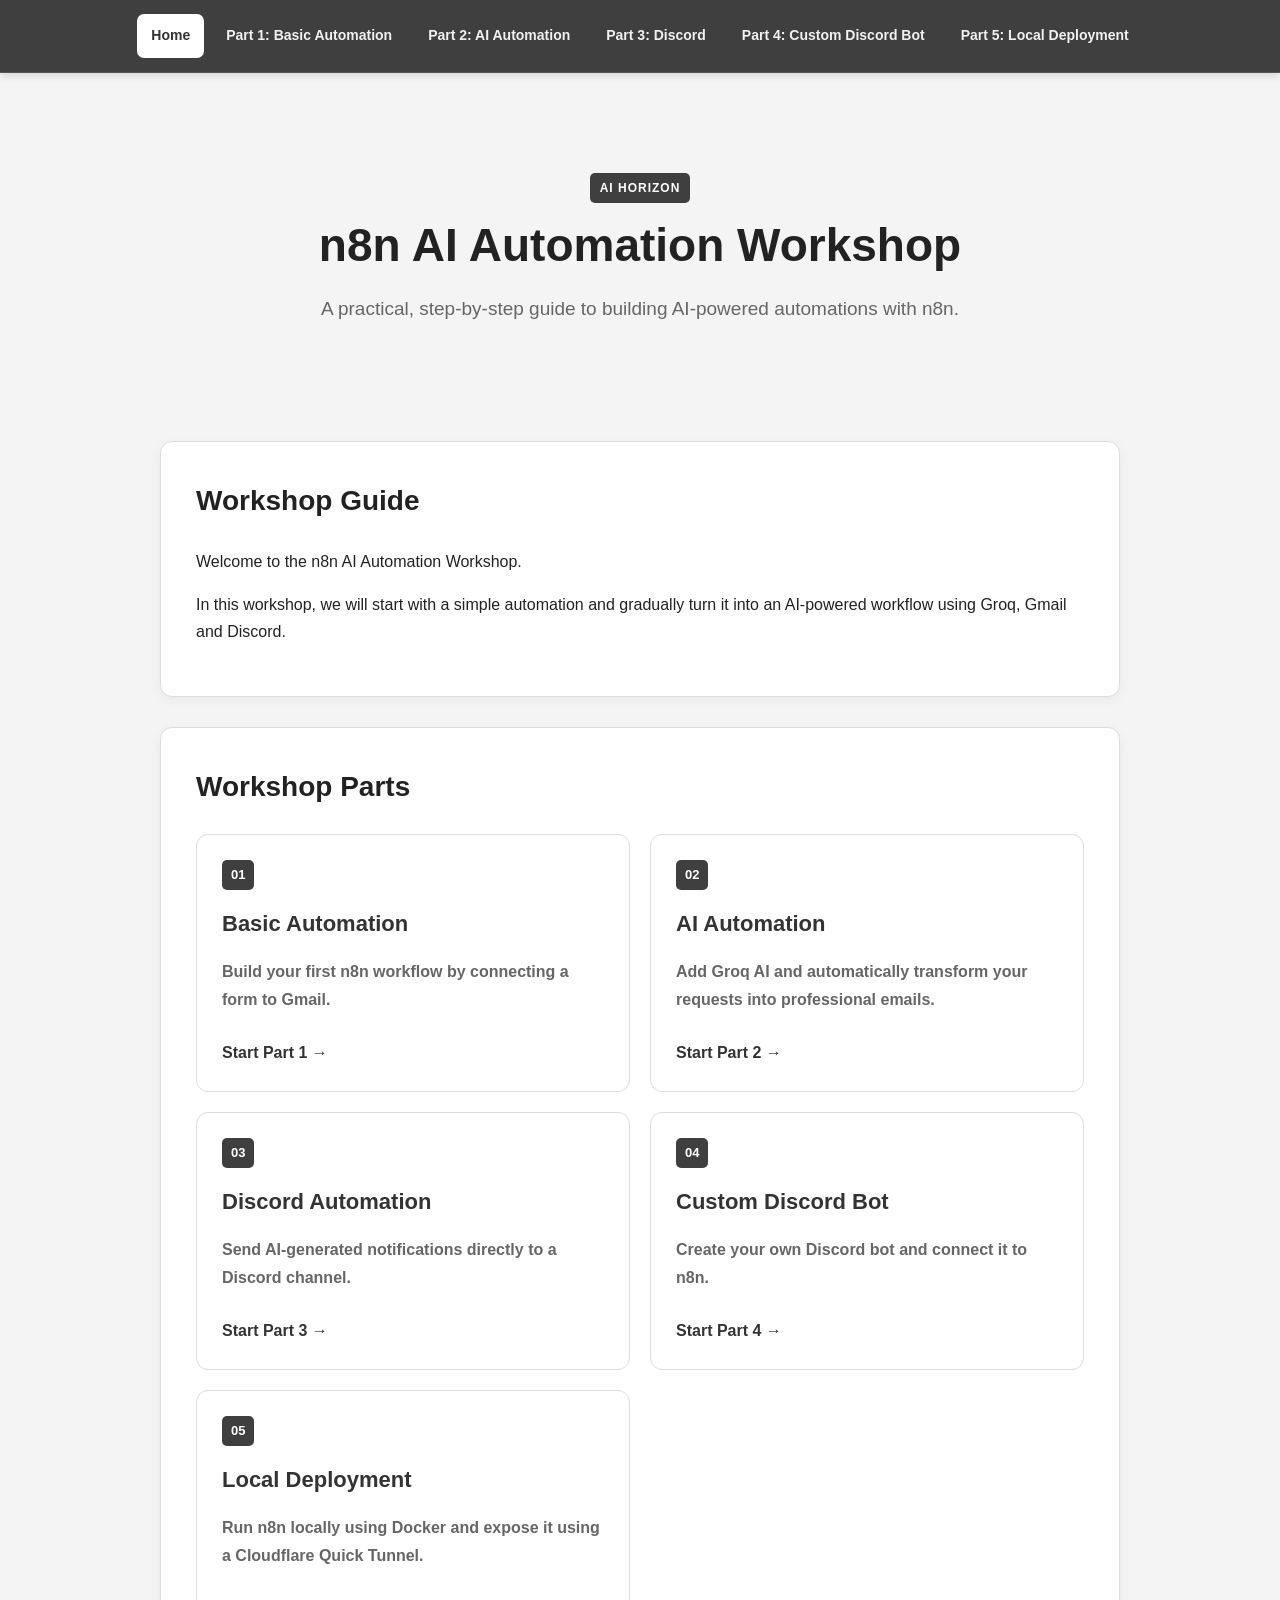
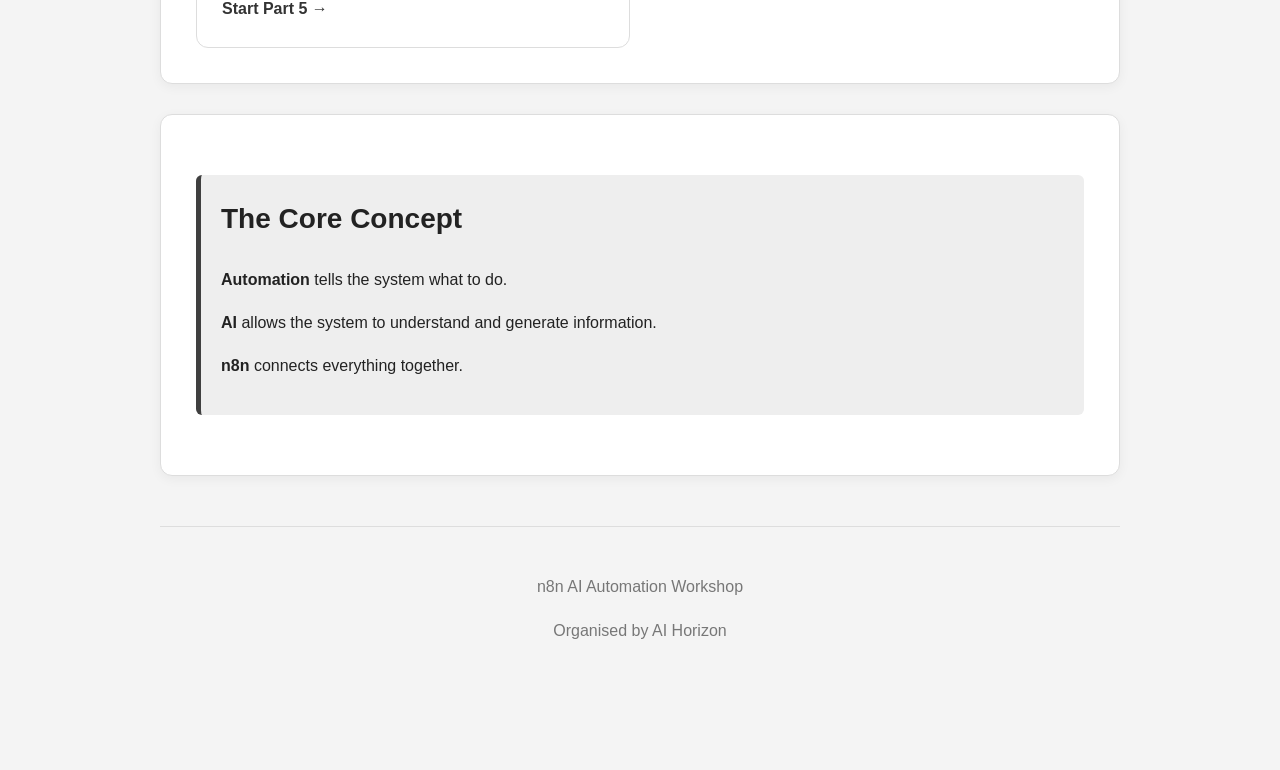
<file: index.html>
<!doctype html>
<html lang="en">

<head>

  <meta charset="UTF-8">

  <meta
    name="viewport"
    content="width=device-width, initial-scale=1.0"
  >

  <title>n8n AI Automation Workshop</title>

  <link
    rel="stylesheet"
    href="css/style.css"
  >

</head>


<body>


  <!-- NAVIGATION -->

  <nav class="navbar">

    <div class="nav-container">

      <div class="nav-links">

        <a
          href="index.html"
          class="active"
        >
          Home
        </a>

        <a href="pages/basic-automation.html">
          Part 1: Basic Automation
        </a>

        <a href="pages/ai-automation.html">
          Part 2: AI Automation
        </a>

        <a href="pages/discord.html">
          Part 3: Discord
        </a>

        <a href="pages/discord-bot.html">
          Part 4: Custom Discord Bot
        </a>

        <a href="pages/deployment.html">
          Part 5: Local Deployment
        </a>

      </div>

    </div>

  </nav>


  <main class="container">


    <!-- HERO -->

    <header class="hero">

      <div class="section-label">
        AI HORIZON
      </div>

      <h1>
        n8n AI Automation Workshop
      </h1>

      <p>
        A practical, step-by-step guide to building
        AI-powered automations with n8n.
      </p>

    </header>


    <!-- INTRO -->

    <section>

      <h2>
        Workshop Guide
      </h2>

      <p>
        Welcome to the n8n AI Automation Workshop.
      </p>

      <p>
        In this workshop, we will start with a simple
        automation and gradually turn it into an AI-powered
        workflow using Groq, Gmail and Discord.
      </p>

    </section>


    <!-- PARTS -->

    <section>

      <h2>
        Workshop Parts
      </h2>


      <div class="part-grid">


        <a
          href="pages/basic-automation.html"
          class="part-card"
        >

          <span class="part-number">
            01
          </span>

          <h3>
            Basic Automation
          </h3>

          <p>
            Build your first n8n workflow by connecting
            a form to Gmail.
          </p>

          <span class="read-more">
            Start Part 1 →
          </span>

        </a>


        <a
          href="pages/ai-automation.html"
          class="part-card"
        >

          <span class="part-number">
            02
          </span>

          <h3>
            AI Automation
          </h3>

          <p>
            Add Groq AI and automatically transform
            your requests into professional emails.
          </p>

          <span class="read-more">
            Start Part 2 →
          </span>

        </a>


        <a
          href="pages/discord.html"
          class="part-card"
        >

          <span class="part-number">
            03
          </span>

          <h3>
            Discord Automation
          </h3>

          <p>
            Send AI-generated notifications directly
            to a Discord channel.
          </p>

          <span class="read-more">
            Start Part 3 →
          </span>

        </a>


        <a
          href="pages/discord-bot.html"
          class="part-card"
        >

          <span class="part-number">
            04
          </span>

          <h3>
            Custom Discord Bot
          </h3>

          <p>
            Create your own Discord bot and connect
            it to n8n.
          </p>

          <span class="read-more">
            Start Part 4 →
          </span>

        </a>


        <a
          href="pages/deployment.html"
          class="part-card"
        >

          <span class="part-number">
            05
          </span>

          <h3>
            Local Deployment
          </h3>

          <p>
            Run n8n locally using Docker and expose it
            using a Cloudflare Quick Tunnel.
          </p>

          <span class="read-more">
            Start Part 5 →
          </span>

        </a>


      </div>

    </section>

    <!-- CONCEPT -->

    <section>

      <div class="highlight">

        <h2>
          The Core Concept
        </h2>

        <p>
          <strong>
            Automation
          </strong>
          tells the system what to do.
        </p>

        <p>
          <strong>
            AI
          </strong>
          allows the system to understand and generate
          information.
        </p>

        <p>
          <strong>
            n8n
          </strong>
          connects everything together.
        </p>

      </div>

    </section>


    <!-- FOOTER -->

    <footer>

      <p>
        n8n AI Automation Workshop
      </p>

      <p>
        Organised by AI Horizon
      </p>

    </footer>


  </main>


  <script src="js/script.js"></script>

</body>

</html>
</file>
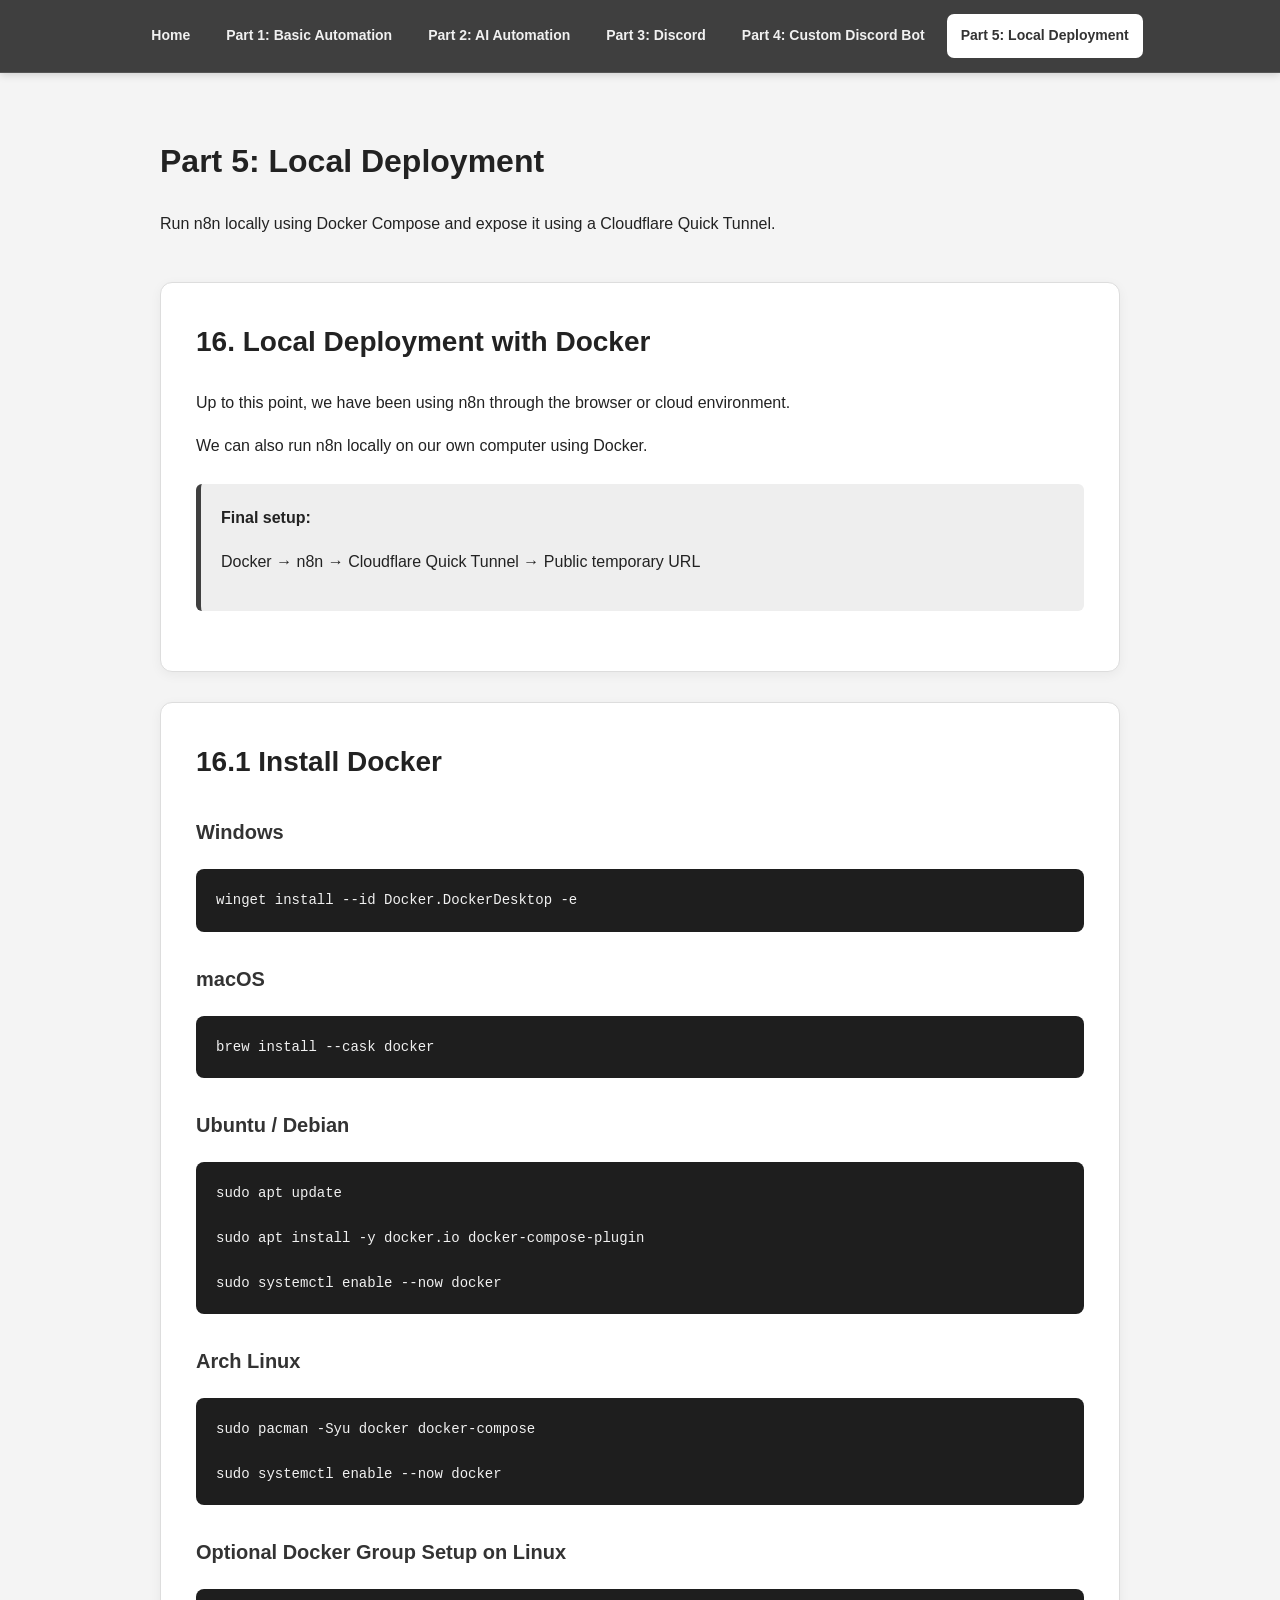
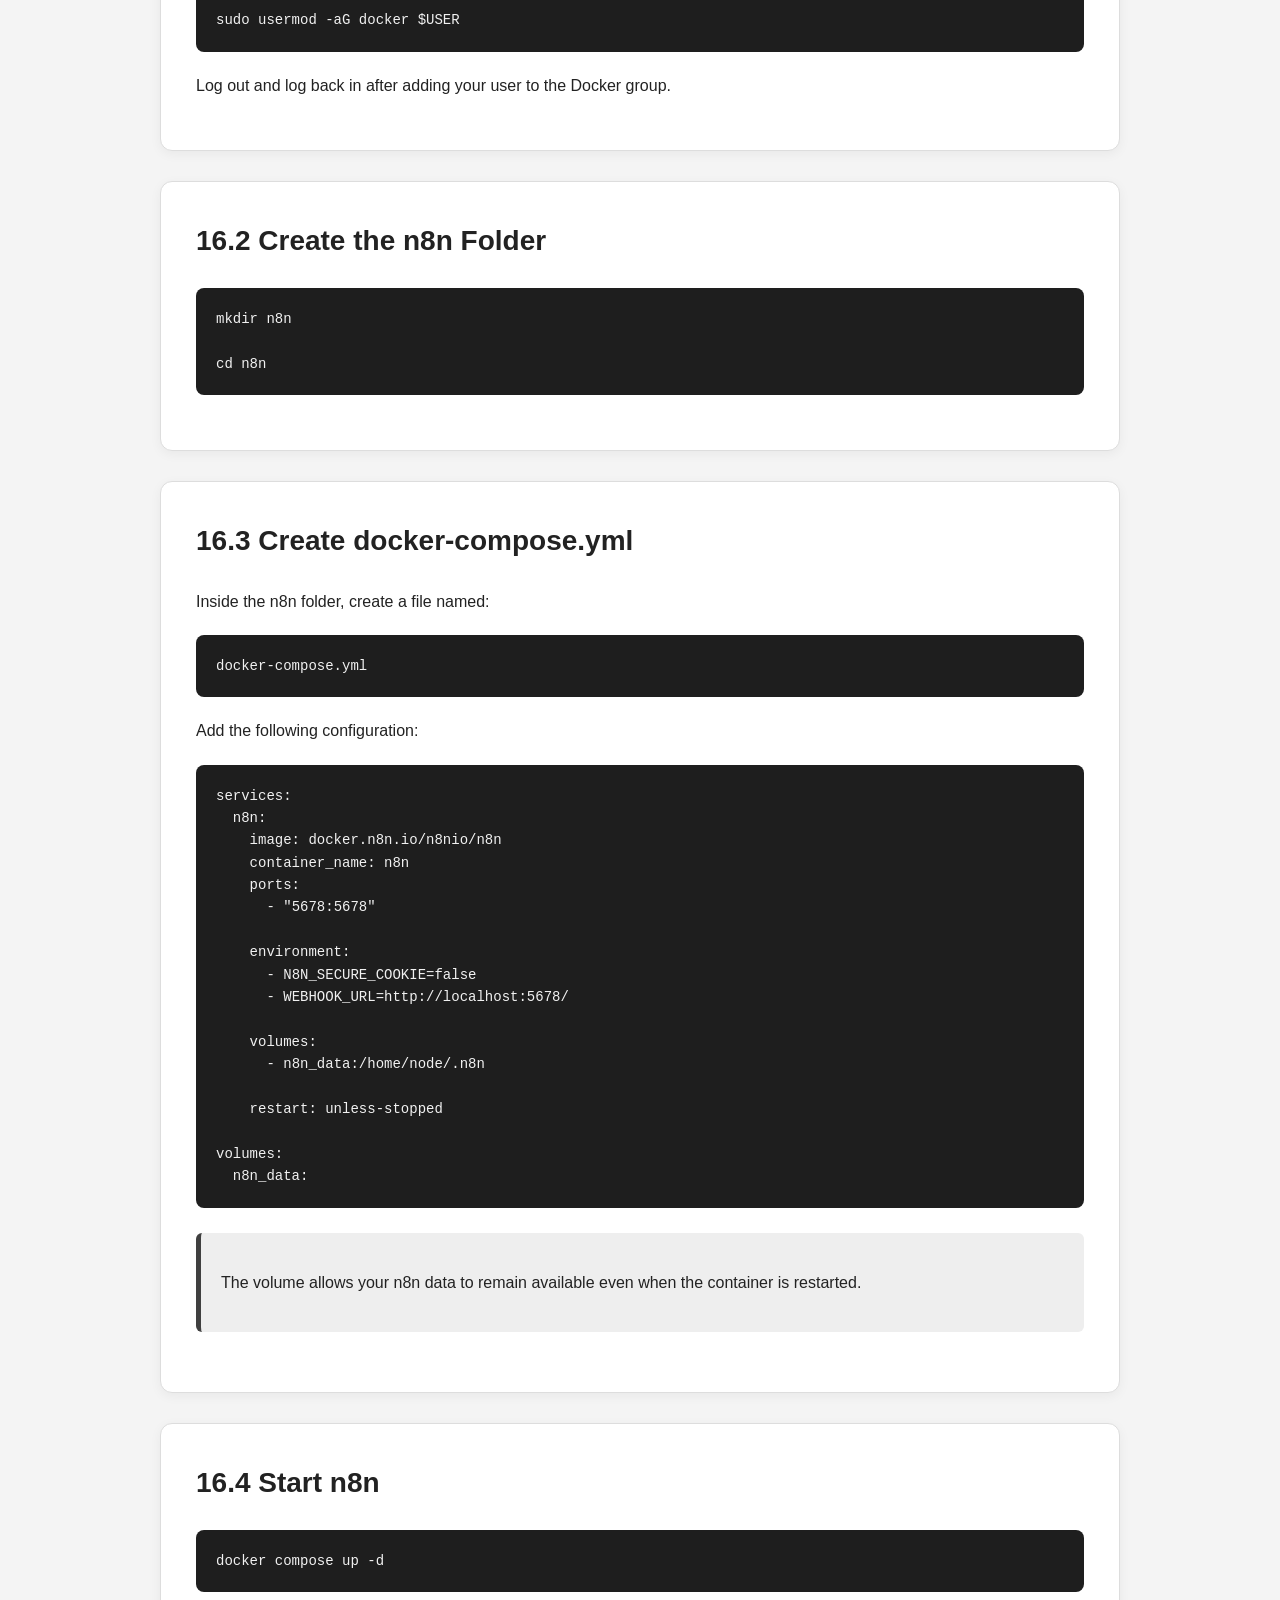
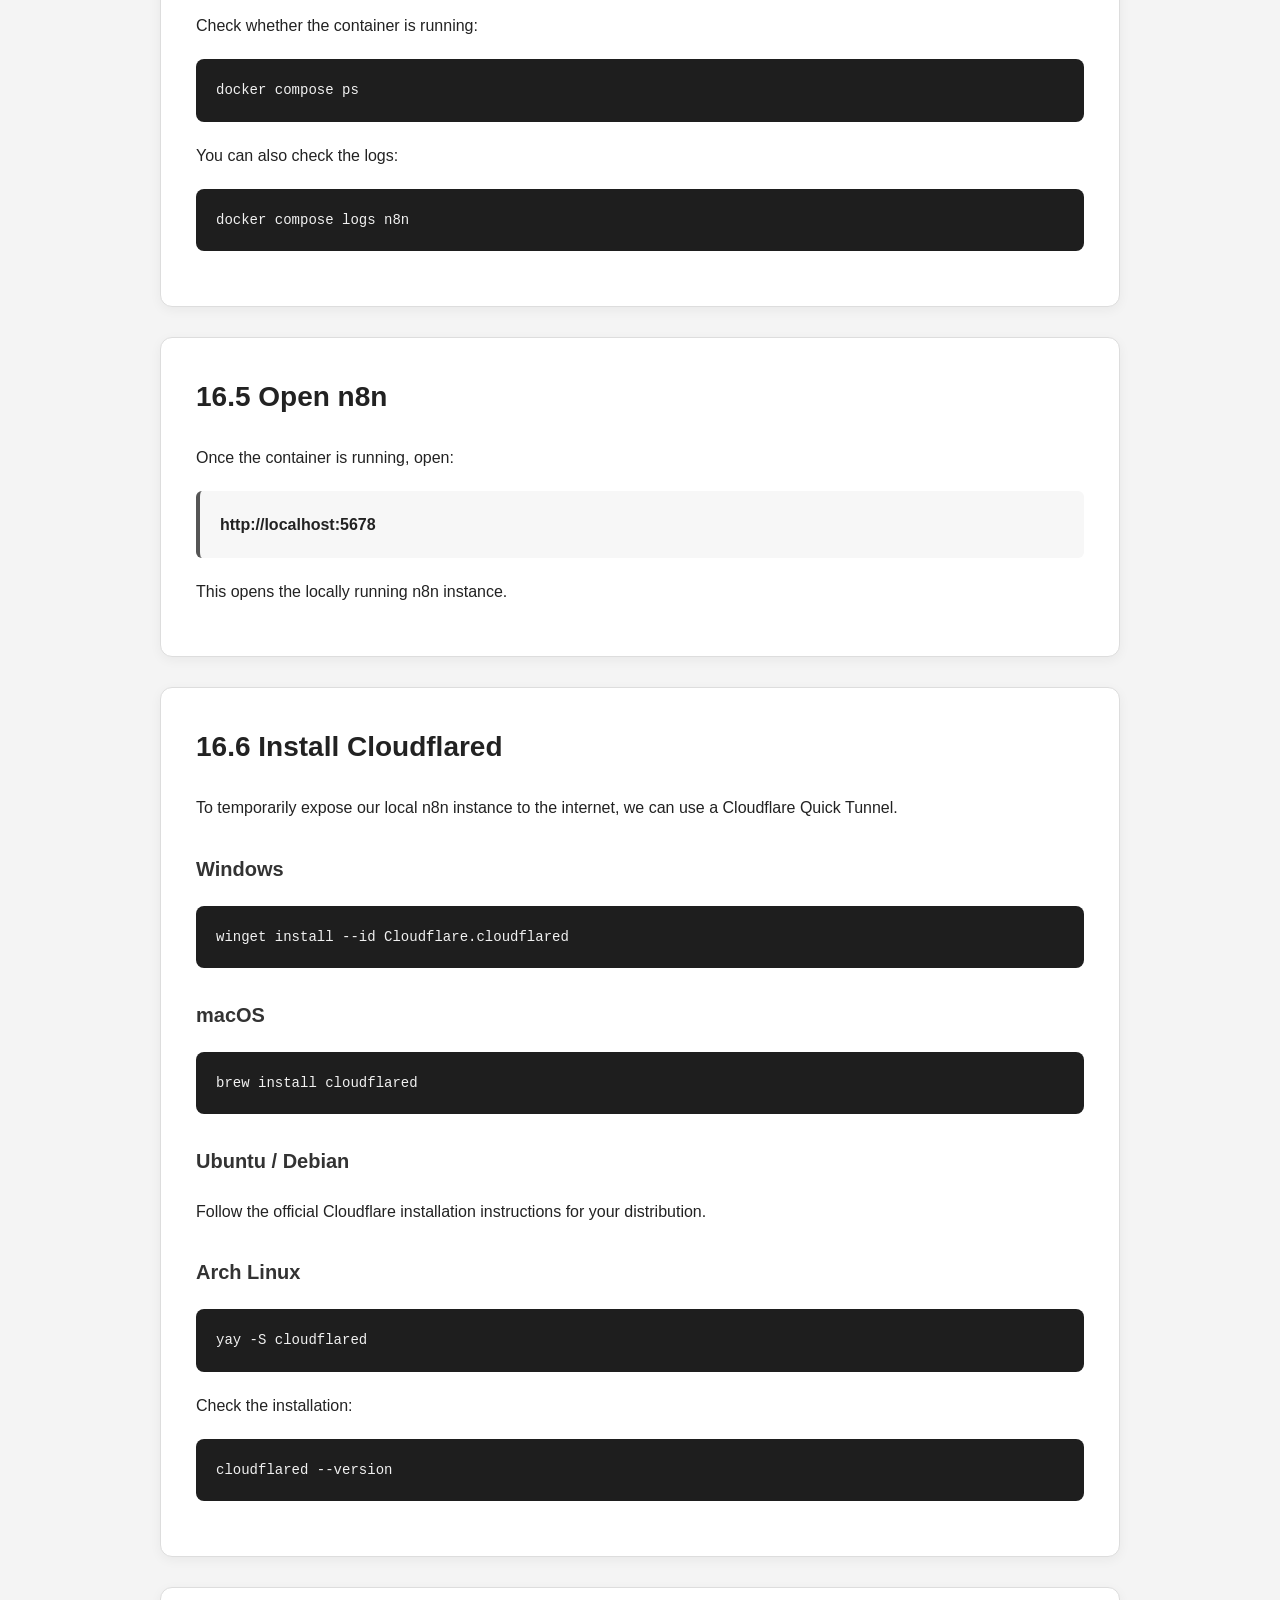
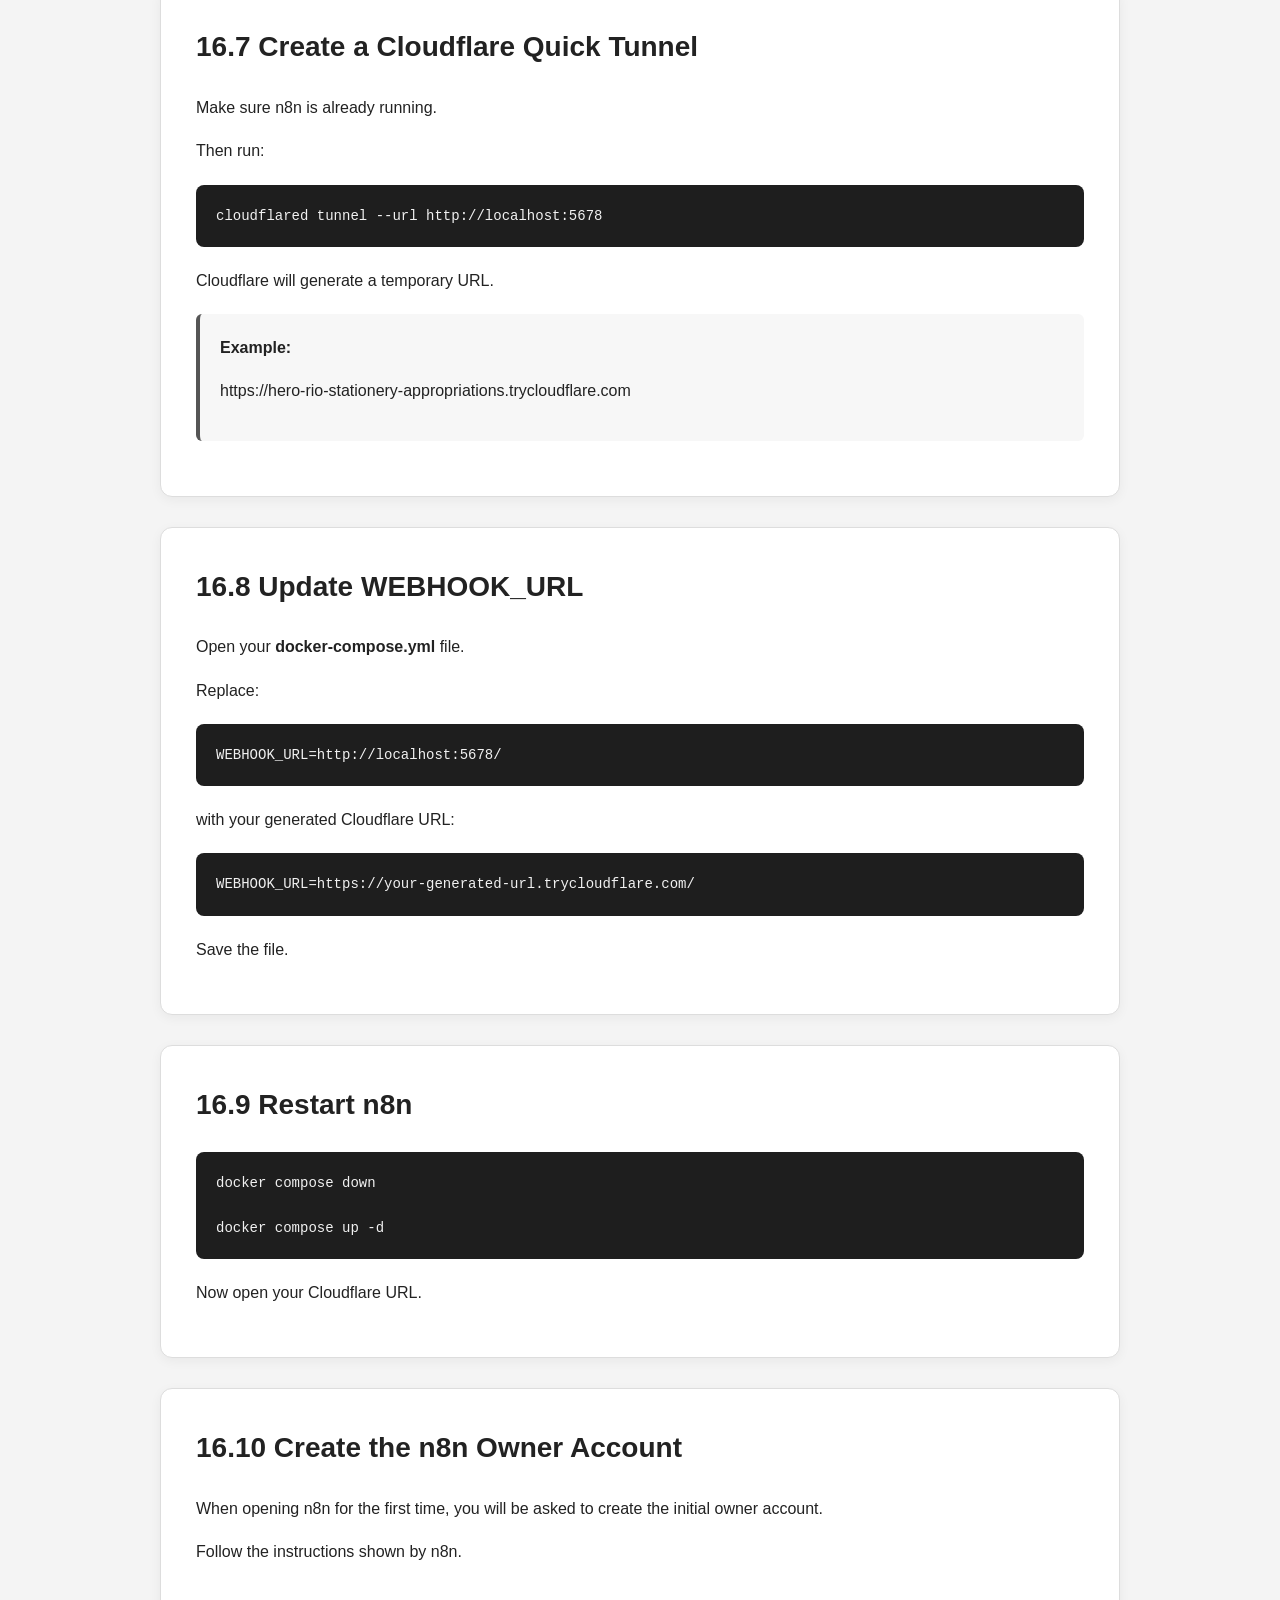
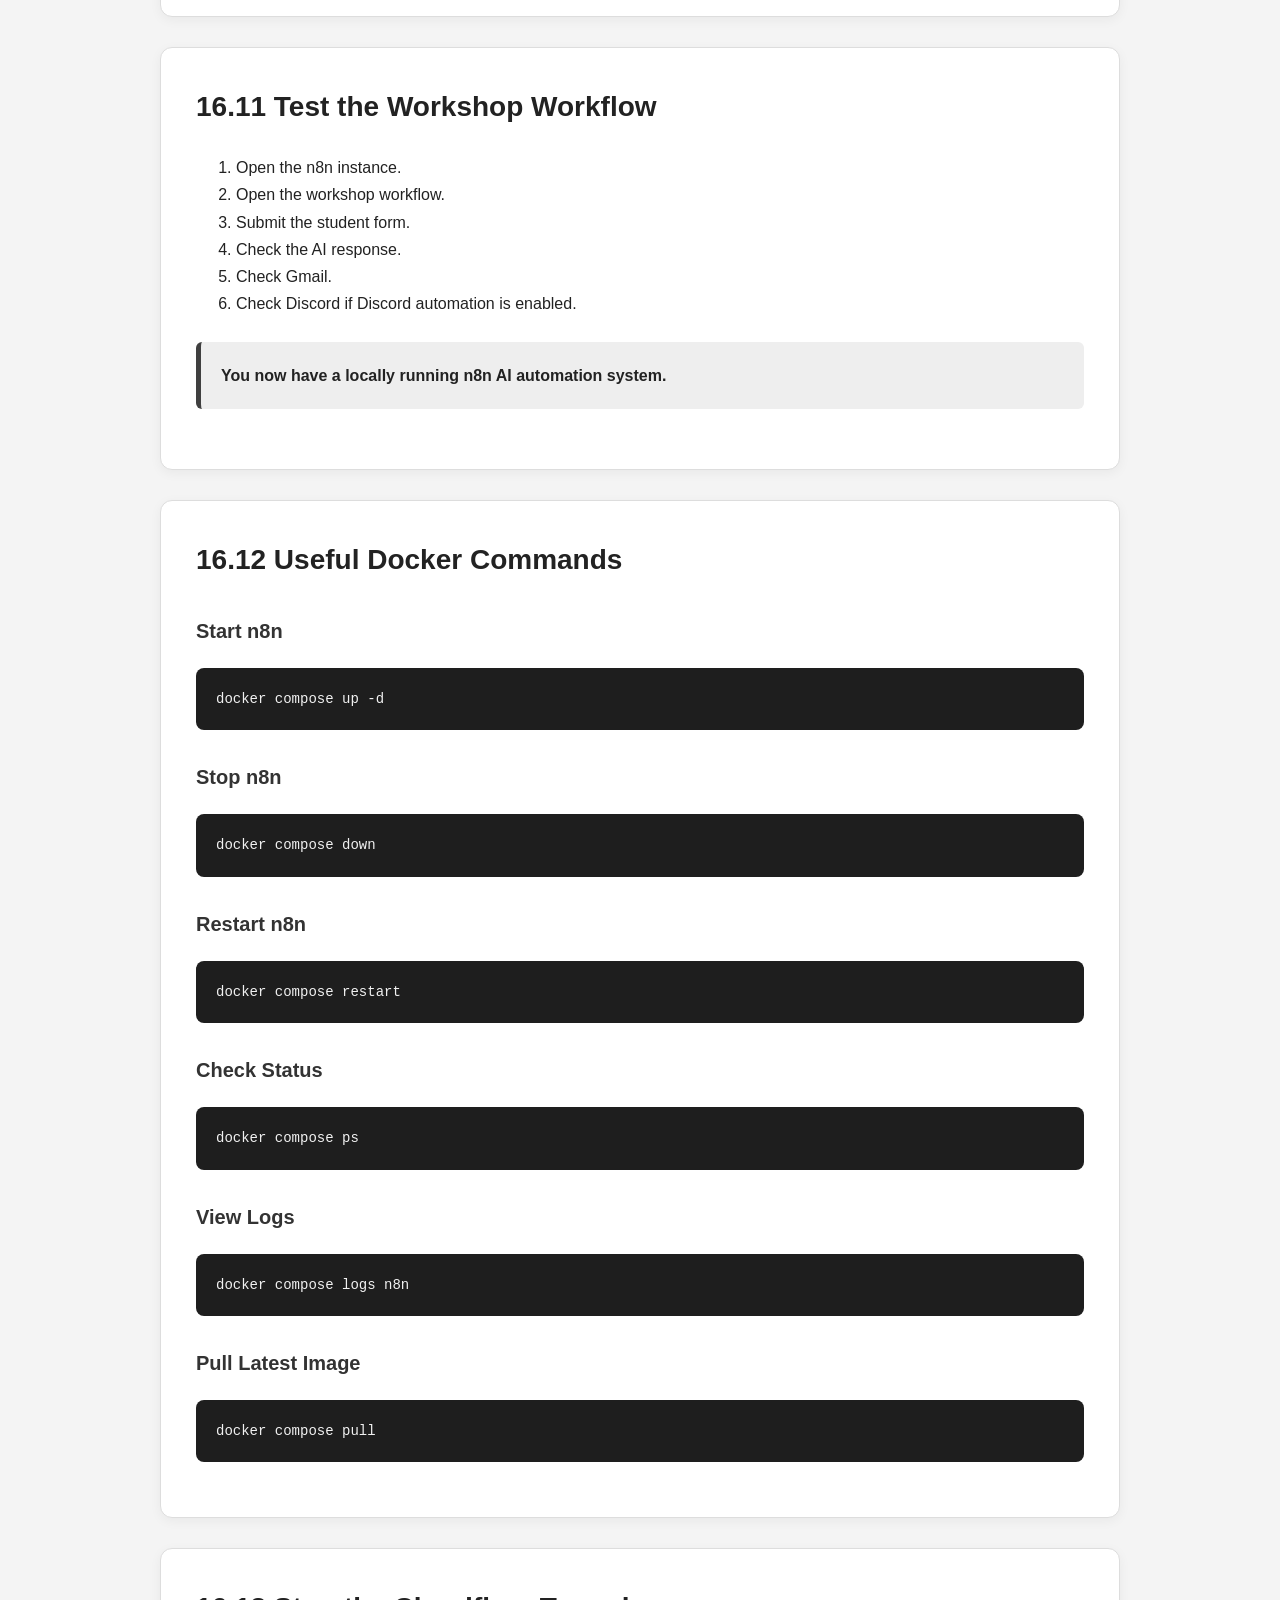
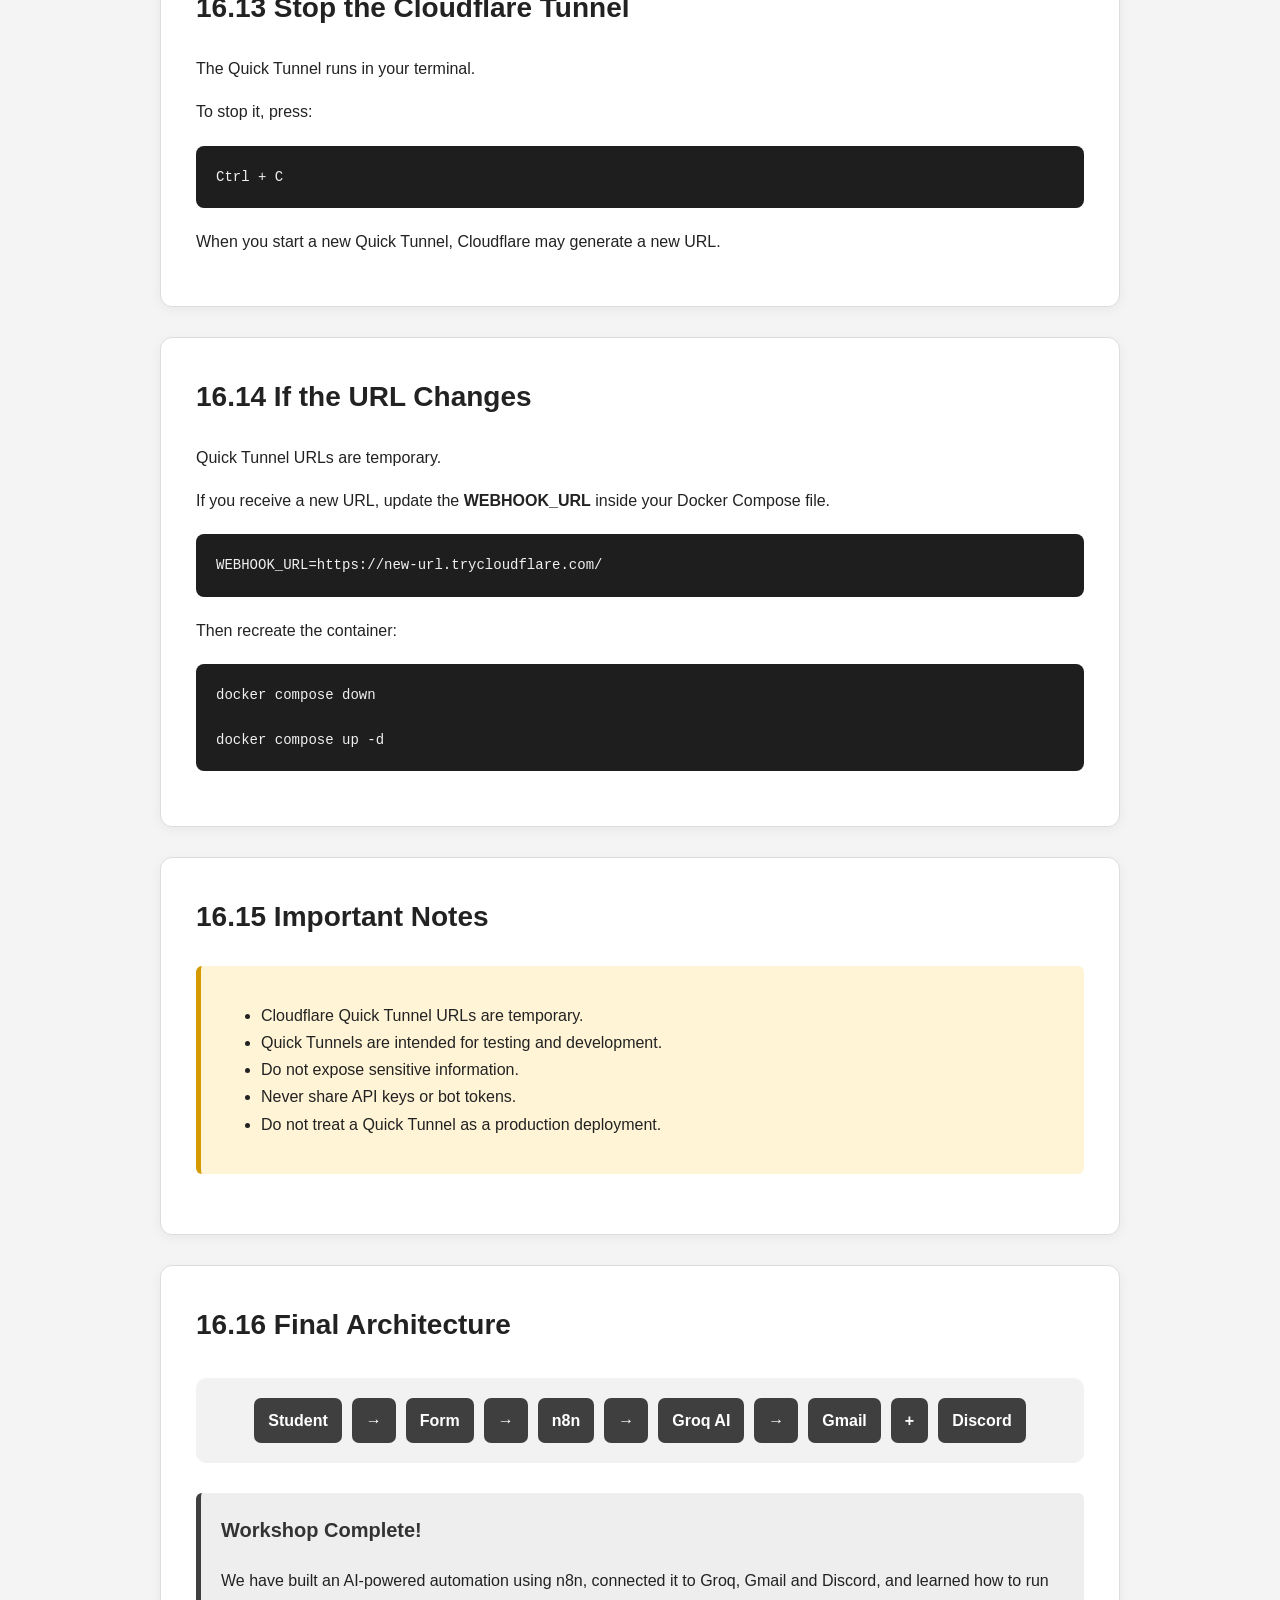
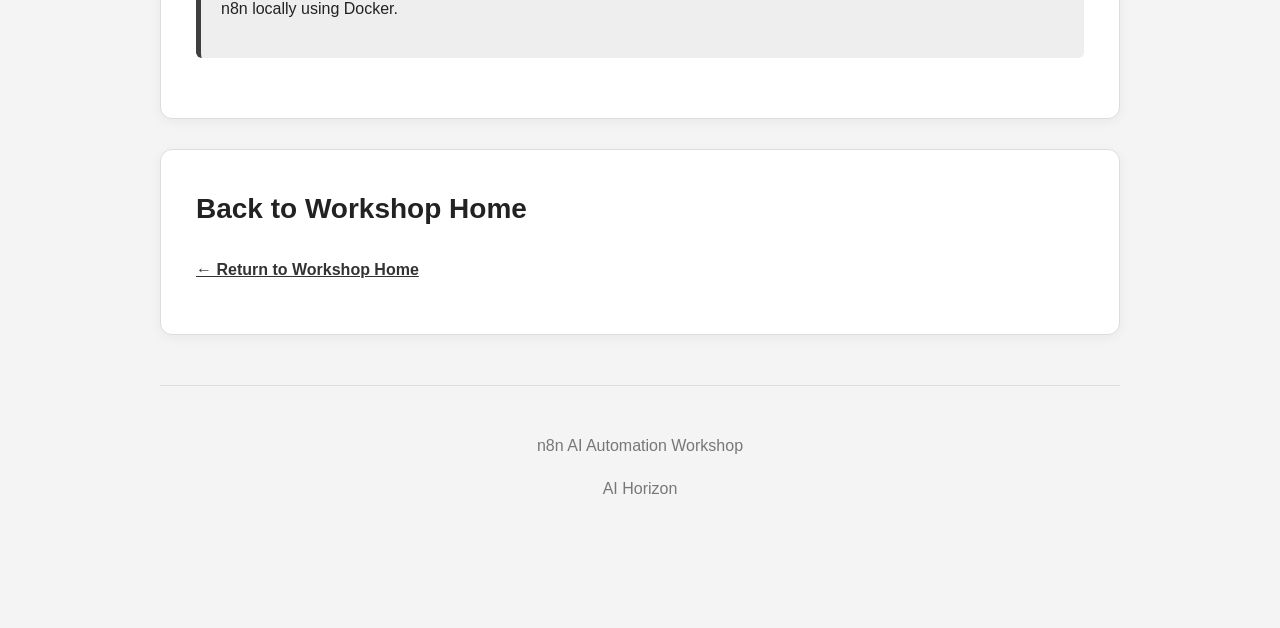
<file: pages/deployment.html>
<!doctype html>
<html lang="en">

<head>

  <meta charset="UTF-8">

  <meta
    name="viewport"
    content="width=device-width, initial-scale=1.0"
  >

  <title>Part 5 - Local Deployment | n8n Workshop</title>

  <link
    rel="stylesheet"
    href="../css/style.css"
  >

</head>


<body>


  <!-- NAVIGATION -->

  <nav class="navbar">

    <div class="nav-container">

      <div class="nav-links">

        <a href="../index.html">
          Home
        </a>

        <a href="basic-automation.html">
          Part 1: Basic Automation
        </a>

        <a href="ai-automation.html">
          Part 2: AI Automation
        </a>

        <a href="discord.html">
          Part 3: Discord
        </a>

        <a href="discord-bot.html">
          Part 4: Custom Discord Bot
        </a>

        <a
          href="deployment.html"
          class="active"
        >
          Part 5: Local Deployment
        </a>

      </div>

    </div>

  </nav>


  <main class="container">


    <!-- HEADER -->

    <header>

      <h1>
        Part 5: Local Deployment
      </h1>

      <p>
        Run n8n locally using Docker Compose and expose it
        using a Cloudflare Quick Tunnel.
      </p>

    </header>


    <!-- SECTION 16 -->

    <section>

      <h2>
        16. Local Deployment with Docker
      </h2>

      <p>
        Up to this point, we have been using n8n through the
        browser or cloud environment.
      </p>

      <p>
        We can also run n8n locally on our own computer using
        Docker.
      </p>


      <div class="highlight">

        <strong>
          Final setup:
        </strong>

        <p>
          Docker → n8n → Cloudflare Quick Tunnel →
          Public temporary URL
        </p>

      </div>

    </section>


    <!-- DOCKER -->

    <section>

      <h2>
        16.1 Install Docker
      </h2>


      <h3>
        Windows
      </h3>

      <div class="code-box">

<pre><code>winget install --id Docker.DockerDesktop -e</code></pre>

      </div>


      <h3>
        macOS
      </h3>

      <div class="code-box">

<pre><code>brew install --cask docker</code></pre>

      </div>


      <h3>
        Ubuntu / Debian
      </h3>

      <div class="code-box">

<pre><code>sudo apt update

sudo apt install -y docker.io docker-compose-plugin

sudo systemctl enable --now docker</code></pre>

      </div>


      <h3>
        Arch Linux
      </h3>

      <div class="code-box">

<pre><code>sudo pacman -Syu docker docker-compose

sudo systemctl enable --now docker</code></pre>

      </div>


      <h3>
        Optional Docker Group Setup on Linux
      </h3>

      <div class="code-box">

<pre><code>sudo usermod -aG docker $USER</code></pre>

      </div>

      <p>
        Log out and log back in after adding your user to
        the Docker group.
      </p>

    </section>


    <!-- CREATE FOLDER -->

    <section>

      <h2>
        16.2 Create the n8n Folder
      </h2>


      <div class="code-box">

<pre><code>mkdir n8n

cd n8n</code></pre>

      </div>

    </section>


    <!-- COMPOSE -->

    <section>

      <h2>
        16.3 Create docker-compose.yml
      </h2>

      <p>
        Inside the n8n folder, create a file named:
      </p>


      <div class="code-box">

<pre><code>docker-compose.yml</code></pre>

      </div>


      <p>
        Add the following configuration:
      </p>


      <div class="code-box">

<pre><code>services:
  n8n:
    image: docker.n8n.io/n8nio/n8n
    container_name: n8n
    ports:
      - "5678:5678"

    environment:
      - N8N_SECURE_COOKIE=false
      - WEBHOOK_URL=http://localhost:5678/

    volumes:
      - n8n_data:/home/node/.n8n

    restart: unless-stopped

volumes:
  n8n_data:</code></pre>

      </div>


      <div class="highlight">

        <p>
          The volume allows your n8n data to remain available
          even when the container is restarted.
        </p>

      </div>

    </section>


    <!-- START -->

    <section>

      <h2>
        16.4 Start n8n
      </h2>


      <div class="code-box">

<pre><code>docker compose up -d</code></pre>

      </div>


      <p>
        Check whether the container is running:
      </p>


      <div class="code-box">

<pre><code>docker compose ps</code></pre>

      </div>


      <p>
        You can also check the logs:
      </p>


      <div class="code-box">

<pre><code>docker compose logs n8n</code></pre>

      </div>

    </section>


    <!-- LOCAL -->

    <section>

      <h2>
        16.5 Open n8n
      </h2>

      <p>
        Once the container is running, open:
      </p>


      <div class="example-box">

        <strong>
          http://localhost:5678
        </strong>

      </div>


      <p>
        This opens the locally running n8n instance.
      </p>

    </section>


    <!-- CLOUDFLARE -->

    <section>

      <h2>
        16.6 Install Cloudflared
      </h2>

      <p>
        To temporarily expose our local n8n instance to the
        internet, we can use a Cloudflare Quick Tunnel.
      </p>


      <h3>
        Windows
      </h3>

      <div class="code-box">

<pre><code>winget install --id Cloudflare.cloudflared</code></pre>

      </div>


      <h3>
        macOS
      </h3>

      <div class="code-box">

<pre><code>brew install cloudflared</code></pre>

      </div>


      <h3>
        Ubuntu / Debian
      </h3>

      <p>
        Follow the official Cloudflare installation instructions
        for your distribution.
      </p>


      <h3>
        Arch Linux
      </h3>

      <div class="code-box">

<pre><code>yay -S cloudflared</code></pre>

      </div>


      <p>
        Check the installation:
      </p>


      <div class="code-box">

<pre><code>cloudflared --version</code></pre>

      </div>

    </section>


    <!-- QUICK TUNNEL -->

    <section>

      <h2>
        16.7 Create a Cloudflare Quick Tunnel
      </h2>

      <p>
        Make sure n8n is already running.
      </p>


      <p>
        Then run:
      </p>


      <div class="code-box">

<pre><code>cloudflared tunnel --url http://localhost:5678</code></pre>

      </div>


      <p>
        Cloudflare will generate a temporary URL.
      </p>


      <div class="example-box">

        <strong>
          Example:
        </strong>

        <p>
          https://hero-rio-stationery-appropriations.trycloudflare.com
        </p>

      </div>

    </section>


    <!-- WEBHOOK -->

    <section>

      <h2>
        16.8 Update WEBHOOK_URL
      </h2>

      <p>
        Open your
        <strong>
          docker-compose.yml
        </strong>
        file.
      </p>


      <p>
        Replace:
      </p>


      <div class="code-box">

<pre><code>WEBHOOK_URL=http://localhost:5678/</code></pre>

      </div>


      <p>
        with your generated Cloudflare URL:
      </p>


      <div class="code-box">

<pre><code>WEBHOOK_URL=https://your-generated-url.trycloudflare.com/</code></pre>

      </div>


      <p>
        Save the file.
      </p>

    </section>


    <!-- RESTART -->

    <section>

      <h2>
        16.9 Restart n8n
      </h2>


      <div class="code-box">

<pre><code>docker compose down

docker compose up -d</code></pre>

      </div>


      <p>
        Now open your Cloudflare URL.
      </p>

    </section>


    <!-- OWNER -->

    <section>

      <h2>
        16.10 Create the n8n Owner Account
      </h2>

      <p>
        When opening n8n for the first time, you will be asked
        to create the initial owner account.
      </p>

      <p>
        Follow the instructions shown by n8n.
      </p>

    </section>


    <!-- TEST -->

    <section>

      <h2>
        16.11 Test the Workshop Workflow
      </h2>

      <ol>

        <li>
          Open the n8n instance.
        </li>

        <li>
          Open the workshop workflow.
        </li>

        <li>
          Submit the student form.
        </li>

        <li>
          Check the AI response.
        </li>

        <li>
          Check Gmail.
        </li>

        <li>
          Check Discord if Discord automation is enabled.
        </li>

      </ol>


      <div class="highlight">

        <strong>
          You now have a locally running n8n AI automation system.
        </strong>

      </div>

    </section>


    <!-- COMMANDS -->

    <section>

      <h2>
        16.12 Useful Docker Commands
      </h2>


      <h3>
        Start n8n
      </h3>

      <div class="code-box">

<pre><code>docker compose up -d</code></pre>

      </div>


      <h3>
        Stop n8n
      </h3>

      <div class="code-box">

<pre><code>docker compose down</code></pre>

      </div>


      <h3>
        Restart n8n
      </h3>

      <div class="code-box">

<pre><code>docker compose restart</code></pre>

      </div>


      <h3>
        Check Status
      </h3>

      <div class="code-box">

<pre><code>docker compose ps</code></pre>

      </div>


      <h3>
        View Logs
      </h3>

      <div class="code-box">

<pre><code>docker compose logs n8n</code></pre>

      </div>


      <h3>
        Pull Latest Image
      </h3>

      <div class="code-box">

<pre><code>docker compose pull</code></pre>

      </div>

    </section>


    <!-- TUNNEL -->

    <section>

      <h2>
        16.13 Stop the Cloudflare Tunnel
      </h2>

      <p>
        The Quick Tunnel runs in your terminal.
      </p>

      <p>
        To stop it, press:
      </p>


      <div class="code-box">

<pre><code>Ctrl + C</code></pre>

      </div>


      <p>
        When you start a new Quick Tunnel, Cloudflare may
        generate a new URL.
      </p>

    </section>


    <!-- URL CHANGE -->

    <section>

      <h2>
        16.14 If the URL Changes
      </h2>

      <p>
        Quick Tunnel URLs are temporary.
      </p>

      <p>
        If you receive a new URL, update the
        <strong>WEBHOOK_URL</strong>
        inside your Docker Compose file.
      </p>


      <div class="code-box">

<pre><code>WEBHOOK_URL=https://new-url.trycloudflare.com/</code></pre>

      </div>


      <p>
        Then recreate the container:
      </p>


      <div class="code-box">

<pre><code>docker compose down

docker compose up -d</code></pre>

      </div>

    </section>


    <!-- IMPORTANT -->

    <section>

      <h2>
        16.15 Important Notes
      </h2>


      <div class="warning">

        <ul>

          <li>
            Cloudflare Quick Tunnel URLs are temporary.
          </li>

          <li>
            Quick Tunnels are intended for testing and development.
          </li>

          <li>
            Do not expose sensitive information.
          </li>

          <li>
            Never share API keys or bot tokens.
          </li>

          <li>
            Do not treat a Quick Tunnel as a production deployment.
          </li>

        </ul>

      </div>

    </section>


    <!-- FINAL ARCHITECTURE -->

    <section>

      <h2>
        16.16 Final Architecture
      </h2>


      <div class="flow">

        <span>
          Student
        </span>

        <span>
          →
        </span>

        <span>
          Form
        </span>

        <span>
          →
        </span>

        <span>
          n8n
        </span>

        <span>
          →
        </span>

        <span>
          Groq AI
        </span>

        <span>
          →
        </span>

        <span>
          Gmail
        </span>

        <span>
          +
        </span>

        <span>
          Discord
        </span>

      </div>


      <div class="highlight">

        <h3>
          Workshop Complete!
        </h3>

        <p>
          We have built an AI-powered automation using n8n,
          connected it to Groq, Gmail and Discord, and learned
          how to run n8n locally using Docker.
        </p>

      </div>

    </section>


    <!-- HOME -->

    <section>

      <h2>
        Back to Workshop Home
      </h2>

      <p>

        <a href="../index.html">
          ← Return to Workshop Home
        </a>

      </p>

    </section>


    <!-- FOOTER -->

    <footer>

      <p>
        n8n AI Automation Workshop
      </p>

      <p>
        AI Horizon
      </p>

    </footer>


  </main>


  <script src="../js/script.js"></script>

</body>

</html>
</file>
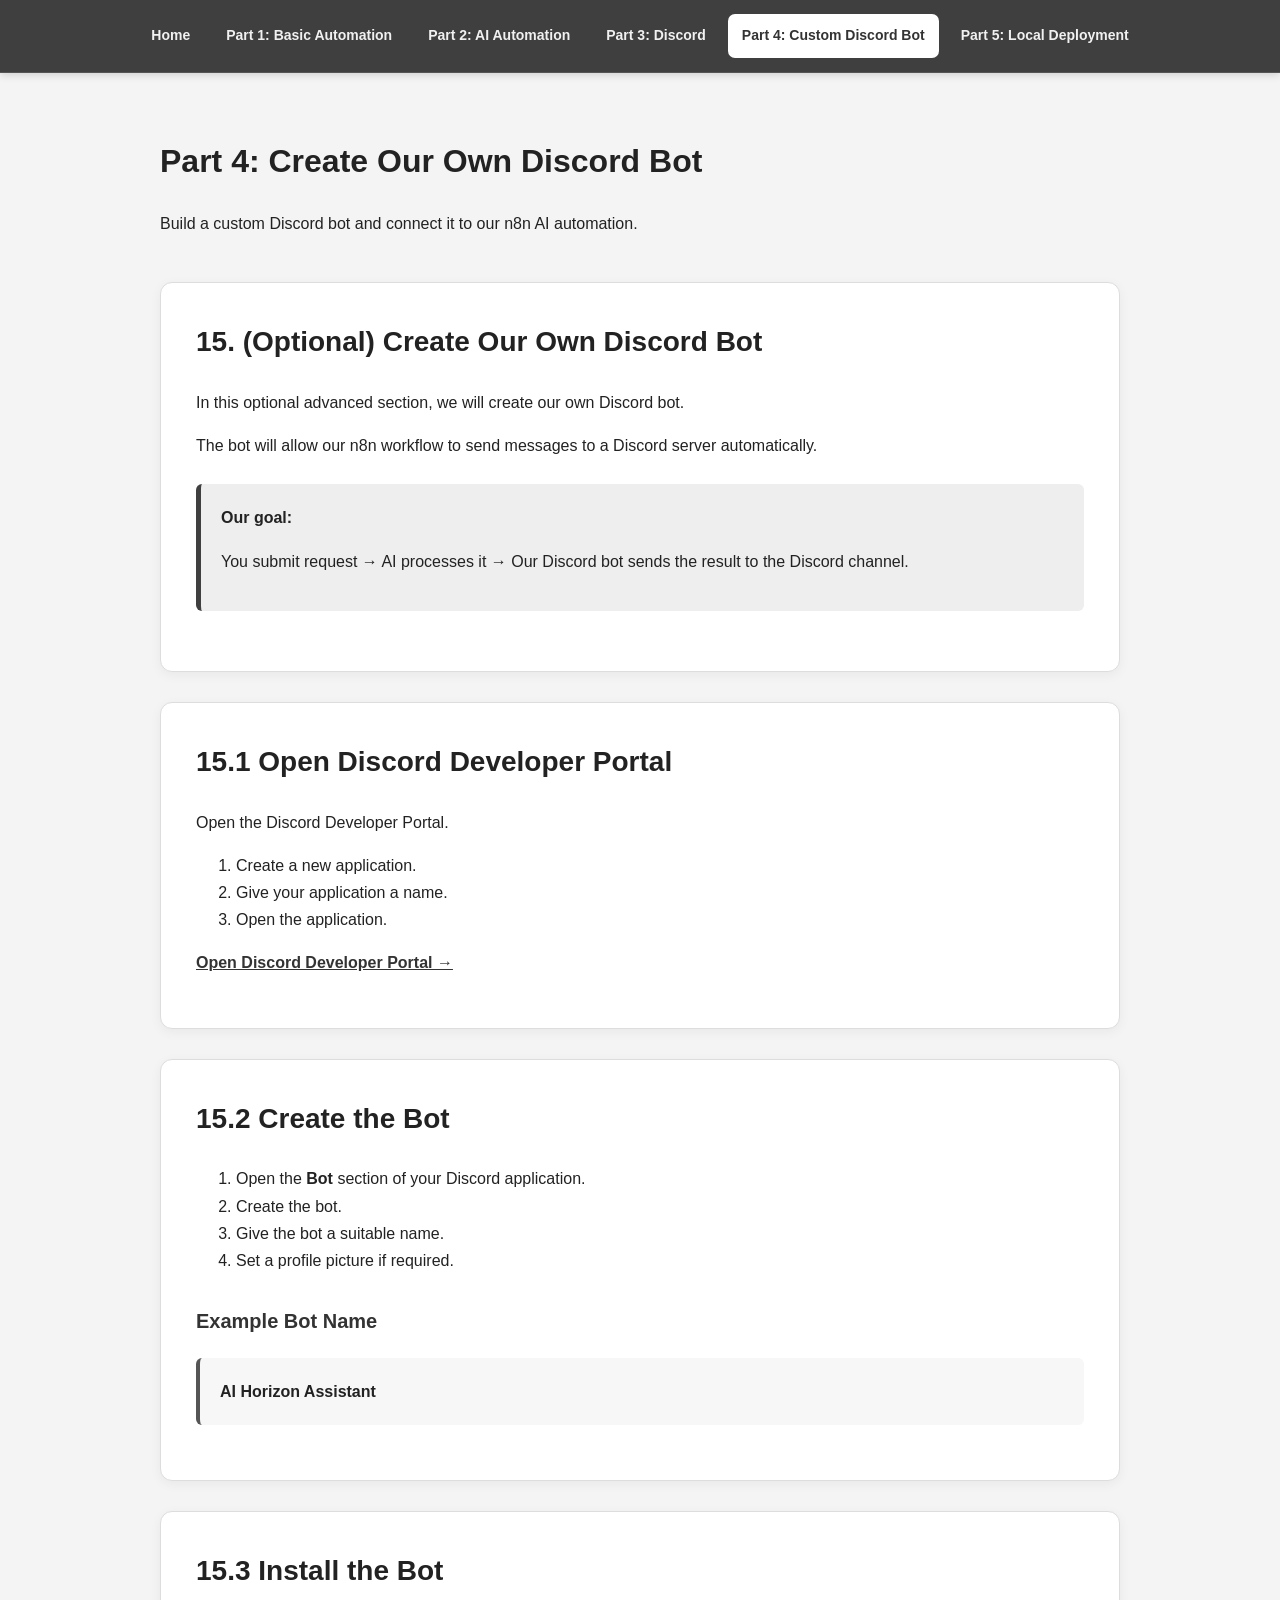
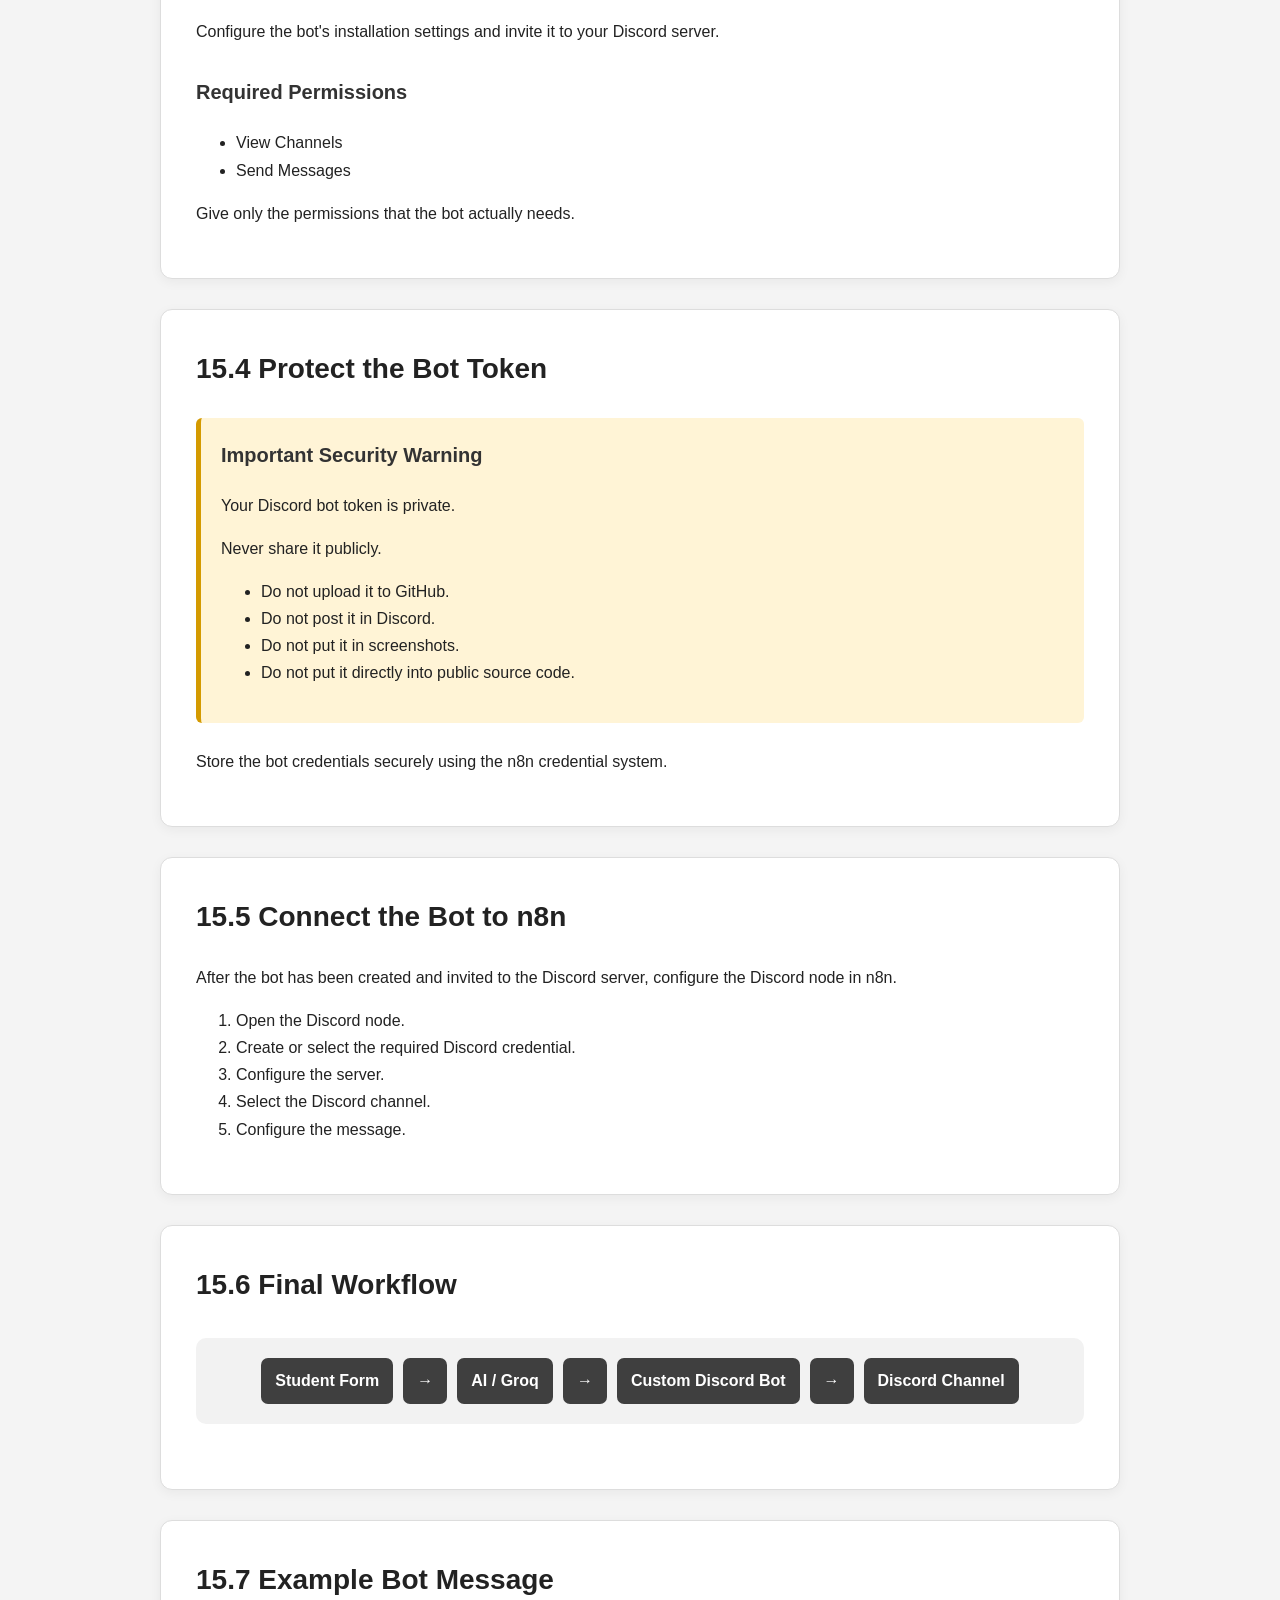
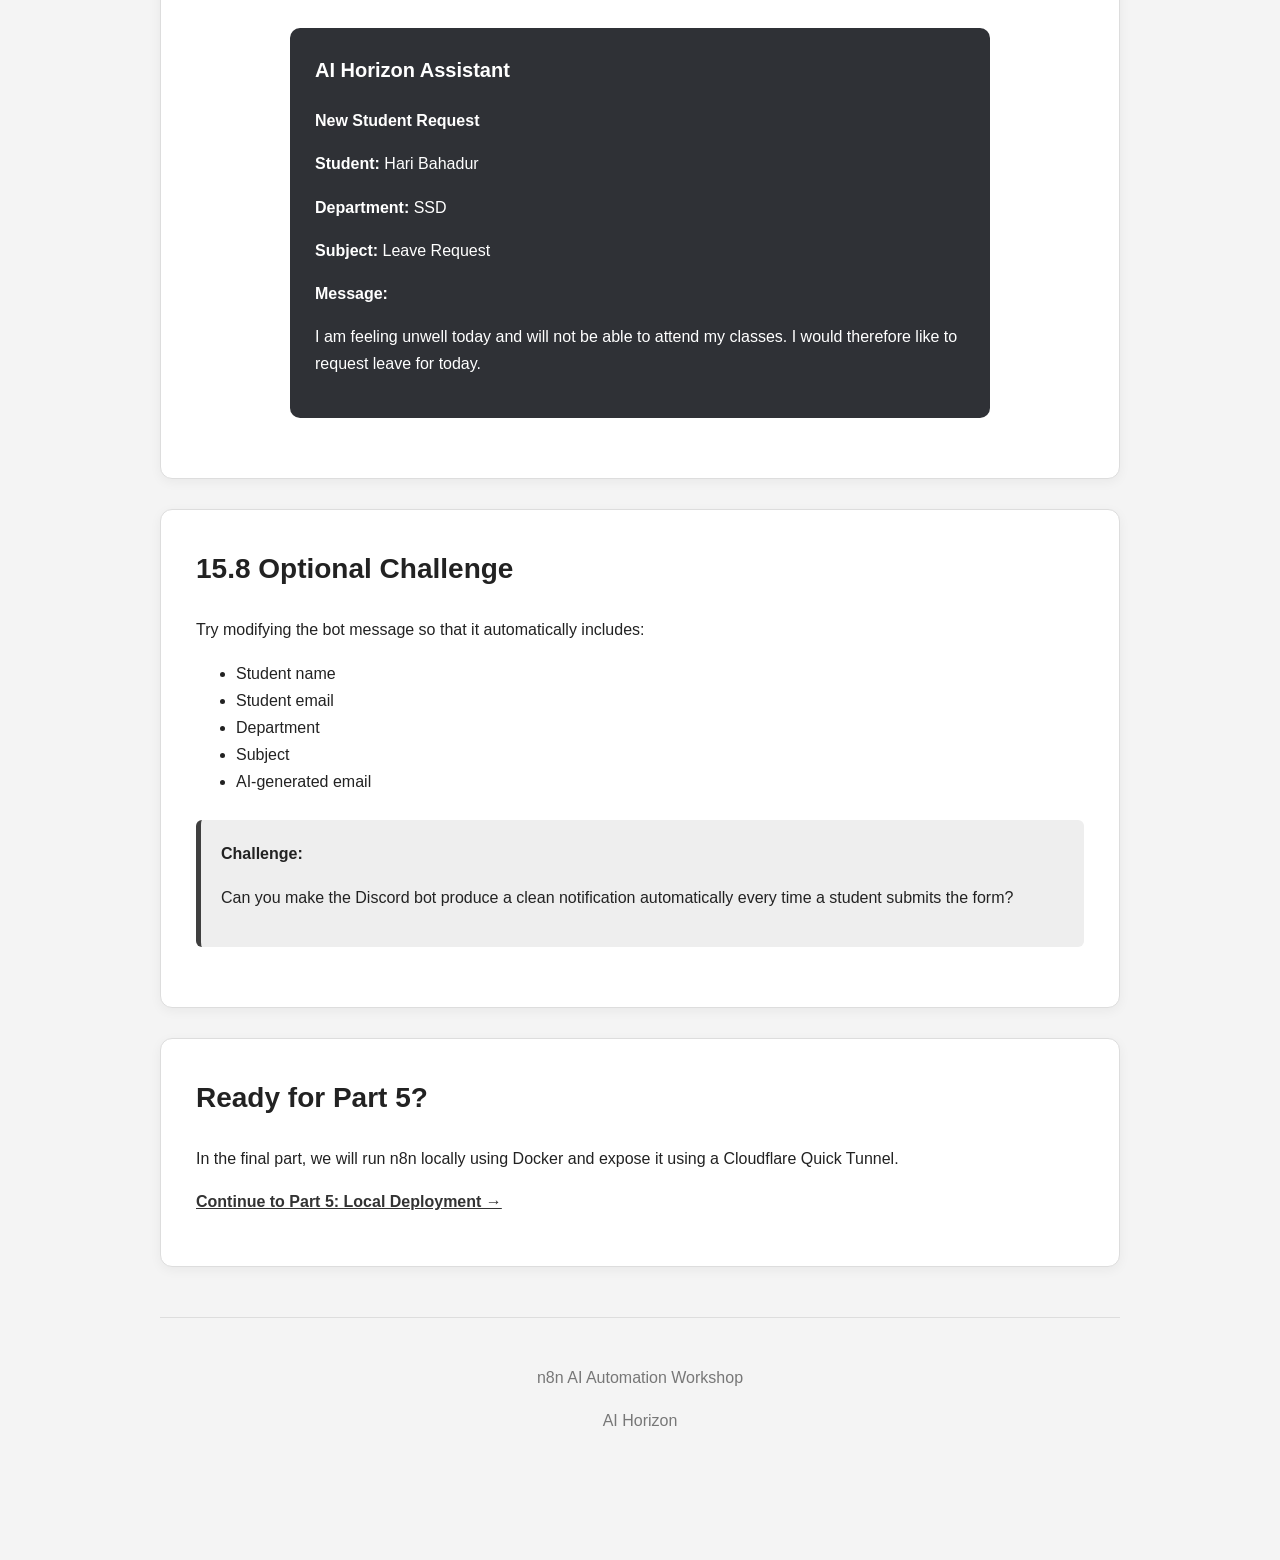
<file: pages/discord-bot.html>
<!doctype html>
<html lang="en">

<head>

  <meta charset="UTF-8">

  <meta
    name="viewport"
    content="width=device-width, initial-scale=1.0"
  >

  <title>Part 4 - Custom Discord Bot | n8n Workshop</title>

  <link
    rel="stylesheet"
    href="../css/style.css"
  >

</head>


<body>


  <!-- NAVIGATION -->

  <nav class="navbar">

    <div class="nav-container">

      <div class="nav-links">

        <a href="../index.html">
          Home
        </a>

        <a href="basic-automation.html">
          Part 1: Basic Automation
        </a>

        <a href="ai-automation.html">
          Part 2: AI Automation
        </a>

        <a href="discord.html">
          Part 3: Discord
        </a>

        <a
          href="discord-bot.html"
          class="active"
        >
          Part 4: Custom Discord Bot
        </a>

        <a href="deployment.html">
          Part 5: Local Deployment
        </a>

      </div>

    </div>

  </nav>


  <main class="container">


    <!-- HEADER -->

    <header>

      <h1>
        Part 4: Create Our Own Discord Bot
      </h1>

      <p>
        Build a custom Discord bot and connect it to our
        n8n AI automation.
      </p>

    </header>


    <!-- SECTION 15 -->

    <section>

      <h2>
        15. (Optional) Create Our Own Discord Bot
      </h2>

      <p>
        In this optional advanced section, we will create
        our own Discord bot.
      </p>

      <p>
        The bot will allow our n8n workflow to send messages
        to a Discord server automatically.
      </p>


      <div class="highlight">

        <strong>
          Our goal:
        </strong>

        <p>
          You submit request →
          AI processes it →
          Our Discord bot sends the result
          to the Discord channel.
        </p>

      </div>

    </section>


    <!-- DEVELOPER PORTAL -->

    <section>

      <h2>
        15.1 Open Discord Developer Portal
      </h2>

      <p>
        Open the Discord Developer Portal.
      </p>


      <ol>

        <li>
          Create a new application.
        </li>

        <li>
          Give your application a name.
        </li>

        <li>
          Open the application.
        </li>

      </ol>


      <p>

        <a
          href="https://discord.com/developers/applications"
          target="_blank"
          rel="noopener noreferrer"
        >
          Open Discord Developer Portal →
        </a>

      </p>

    </section>


    <!-- CREATE BOT -->

    <section>

      <h2>
        15.2 Create the Bot
      </h2>

      <ol>

        <li>
          Open the
          <strong>Bot</strong>
          section of your Discord application.
        </li>

        <li>
          Create the bot.
        </li>

        <li>
          Give the bot a suitable name.
        </li>

        <li>
          Set a profile picture if required.
        </li>

      </ol>


      <h3>
        Example Bot Name
      </h3>


      <div class="example-box">

        <strong>
          AI Horizon Assistant
        </strong>

      </div>

    </section>


    <!-- INSTALLATION -->

    <section>

      <h2>
        15.3 Install the Bot
      </h2>

      <p>
        Configure the bot's installation settings and invite
        it to your Discord server.
      </p>


      <h3>
        Required Permissions
      </h3>


      <ul>

        <li>
          View Channels
        </li>

        <li>
          Send Messages
        </li>

      </ul>


      <p>
        Give only the permissions that the bot actually needs.
      </p>

    </section>


    <!-- SECURITY -->

    <section>

      <h2>
        15.4 Protect the Bot Token
      </h2>


      <div class="warning">

        <h3>
          Important Security Warning
        </h3>

        <p>
          Your Discord bot token is private.
        </p>

        <p>
          Never share it publicly.
        </p>

        <ul>

          <li>
            Do not upload it to GitHub.
          </li>

          <li>
            Do not post it in Discord.
          </li>

          <li>
            Do not put it in screenshots.
          </li>

          <li>
            Do not put it directly into public source code.
          </li>

        </ul>

      </div>


      <p>
        Store the bot credentials securely using the n8n
        credential system.
      </p>

    </section>


    <!-- CONNECT -->

    <section>

      <h2>
        15.5 Connect the Bot to n8n
      </h2>

      <p>
        After the bot has been created and invited to the
        Discord server, configure the Discord node in n8n.
      </p>


      <ol>

        <li>
          Open the Discord node.
        </li>

        <li>
          Create or select the required Discord credential.
        </li>

        <li>
          Configure the server.
        </li>

        <li>
          Select the Discord channel.
        </li>

        <li>
          Configure the message.
        </li>

      </ol>

    </section>


    <!-- WORKFLOW -->

    <section>

      <h2>
        15.6 Final Workflow
      </h2>


      <div class="flow">

        <span>
          Student Form
        </span>

        <span>
          →
        </span>

        <span>
          AI / Groq
        </span>

        <span>
          →
        </span>

        <span>
          Custom Discord Bot
        </span>

        <span>
          →
        </span>

        <span>
          Discord Channel
        </span>

      </div>

    </section>


    <!-- MESSAGE -->

    <section>

      <h2>
        15.7 Example Bot Message
      </h2>


      <div class="discord-message">

        <h3>
          AI Horizon Assistant
        </h3>

        <p>
          <strong>
            New Student Request
          </strong>
        </p>

        <p>
          <strong>
            Student:
          </strong>
          Hari Bahadur
        </p>

        <p>
          <strong>
            Department:
          </strong>
          SSD
        </p>

        <p>
          <strong>
            Subject:
          </strong>
          Leave Request
        </p>

        <p>
          <strong>
            Message:
          </strong>
        </p>

        <p>
          I am feeling unwell today and will not be able
          to attend my classes. I would therefore like to
          request leave for today.
        </p>

      </div>

    </section>


    <!-- CHALLENGE -->

    <section>

      <h2>
        15.8 Optional Challenge
      </h2>

      <p>
        Try modifying the bot message so that it automatically
        includes:
      </p>


      <ul>

        <li>
          Student name
        </li>

        <li>
          Student email
        </li>

        <li>
          Department
        </li>

        <li>
          Subject
        </li>

        <li>
          AI-generated email
        </li>

      </ul>


      <div class="highlight">

        <strong>
          Challenge:
        </strong>

        <p>
          Can you make the Discord bot produce a clean
          notification automatically every time a student
          submits the form?
        </p>

      </div>

    </section>


    <!-- NEXT -->

    <section>

      <h2>
        Ready for Part 5?
      </h2>

      <p>
        In the final part, we will run n8n locally using
        Docker and expose it using a Cloudflare Quick Tunnel.
      </p>

      <p>

        <a href="deployment.html">
          Continue to Part 5: Local Deployment →
        </a>

      </p>

    </section>


    <footer>

      <p>
        n8n AI Automation Workshop
      </p>

      <p>
        AI Horizon
      </p>

    </footer>


  </main>


  <script src="../js/script.js"></script>

</body>

</html>
</file>
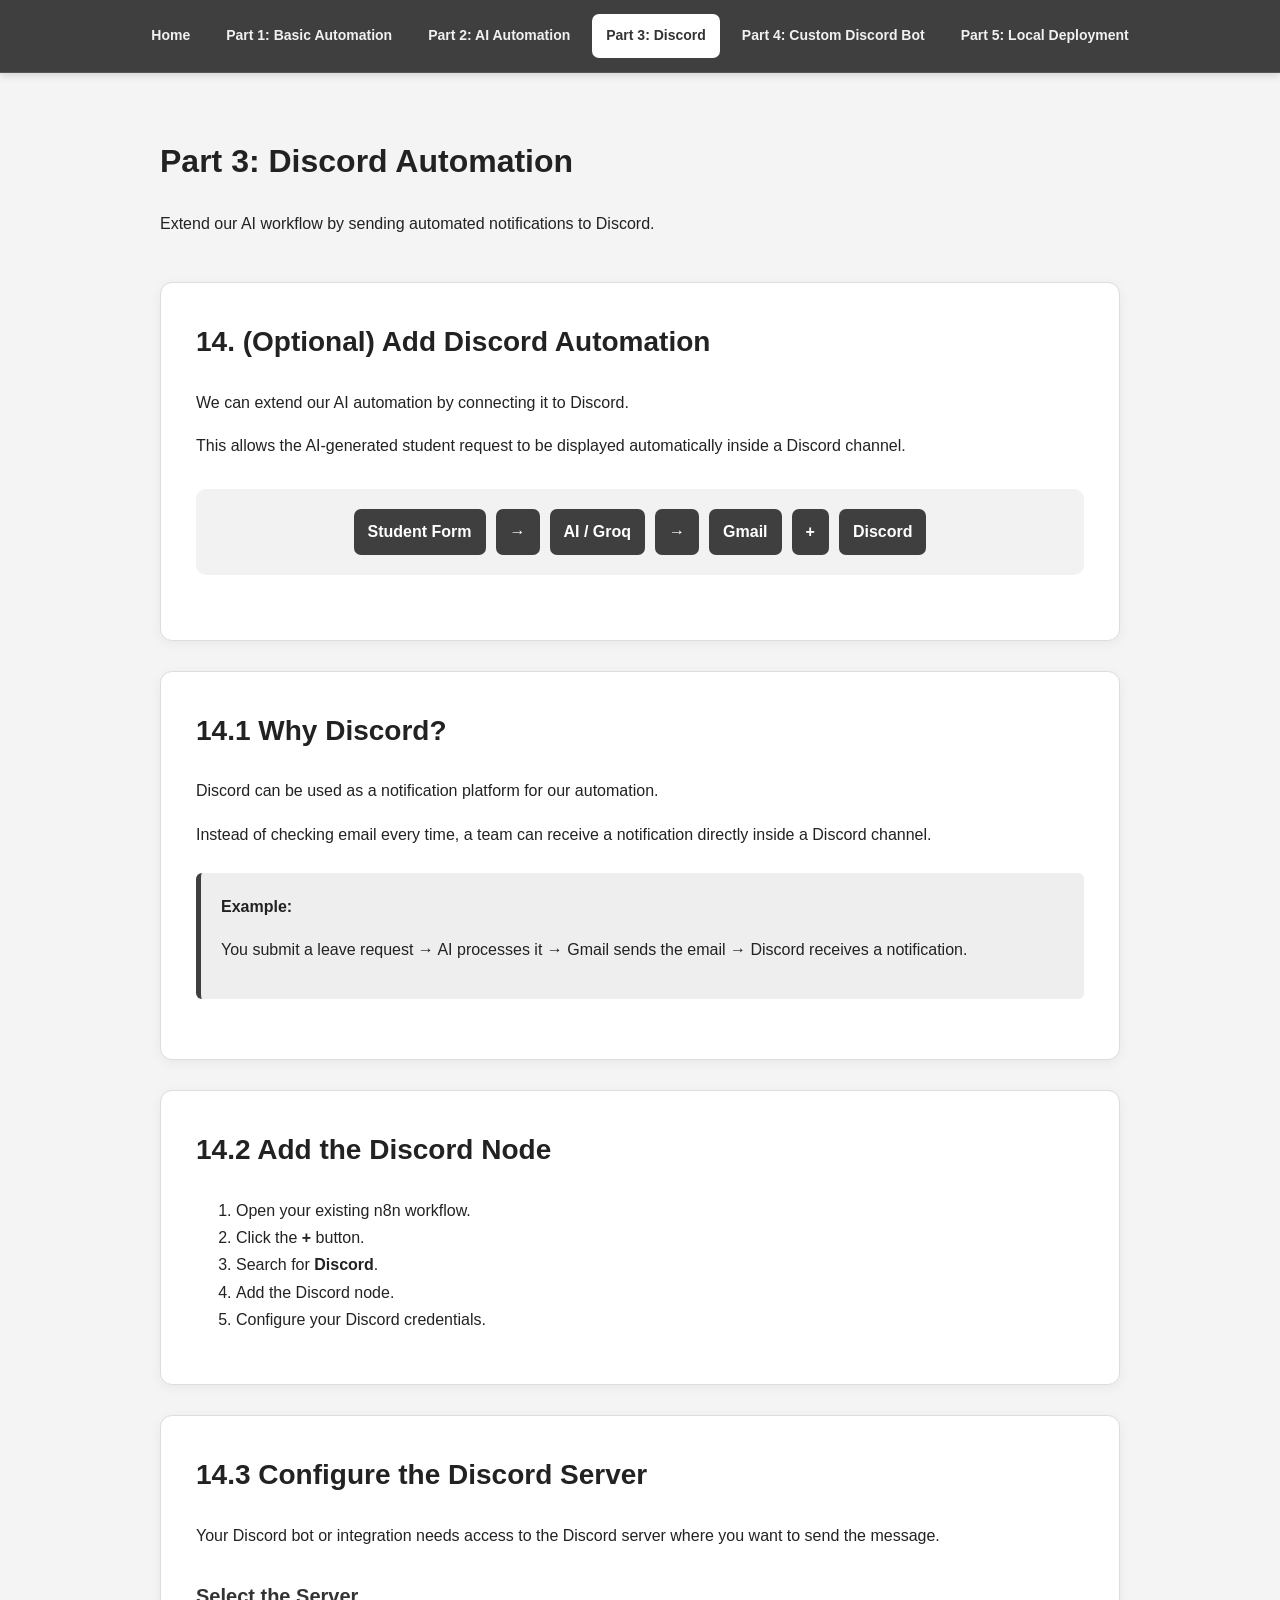
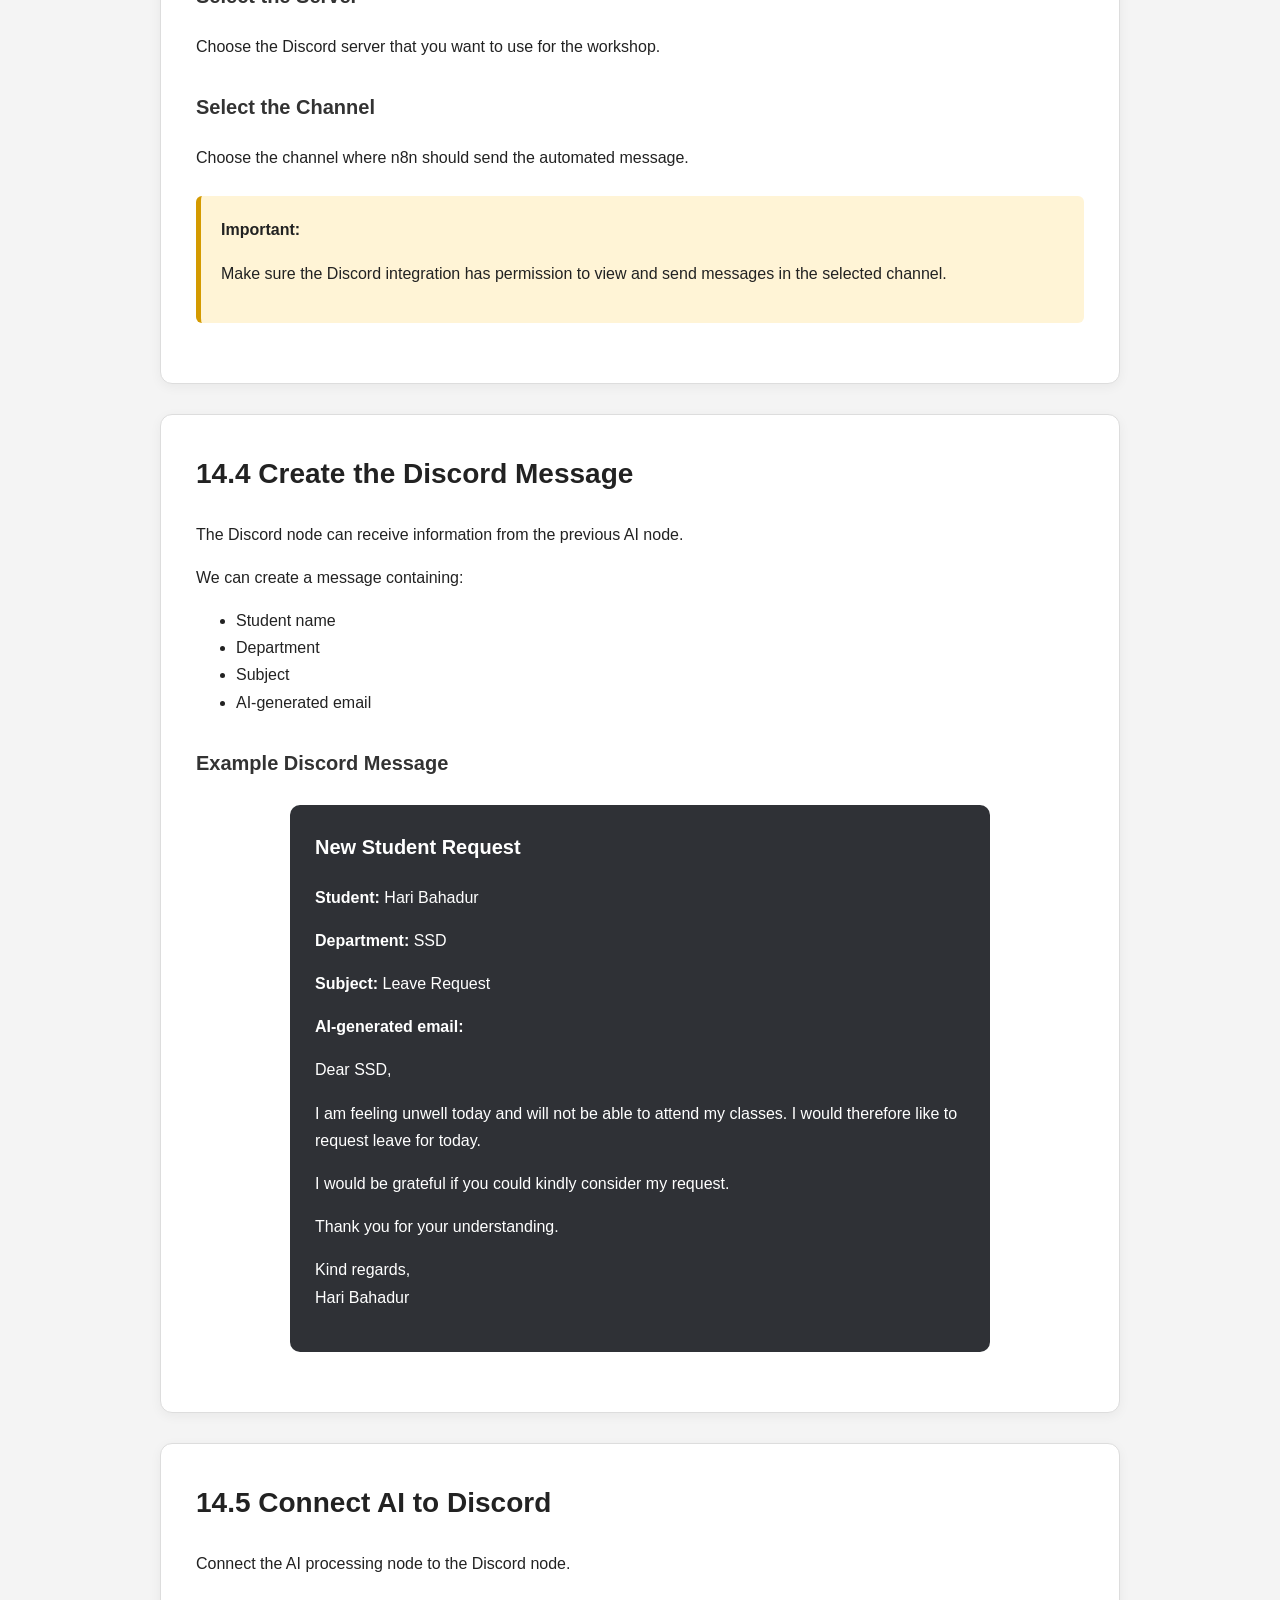
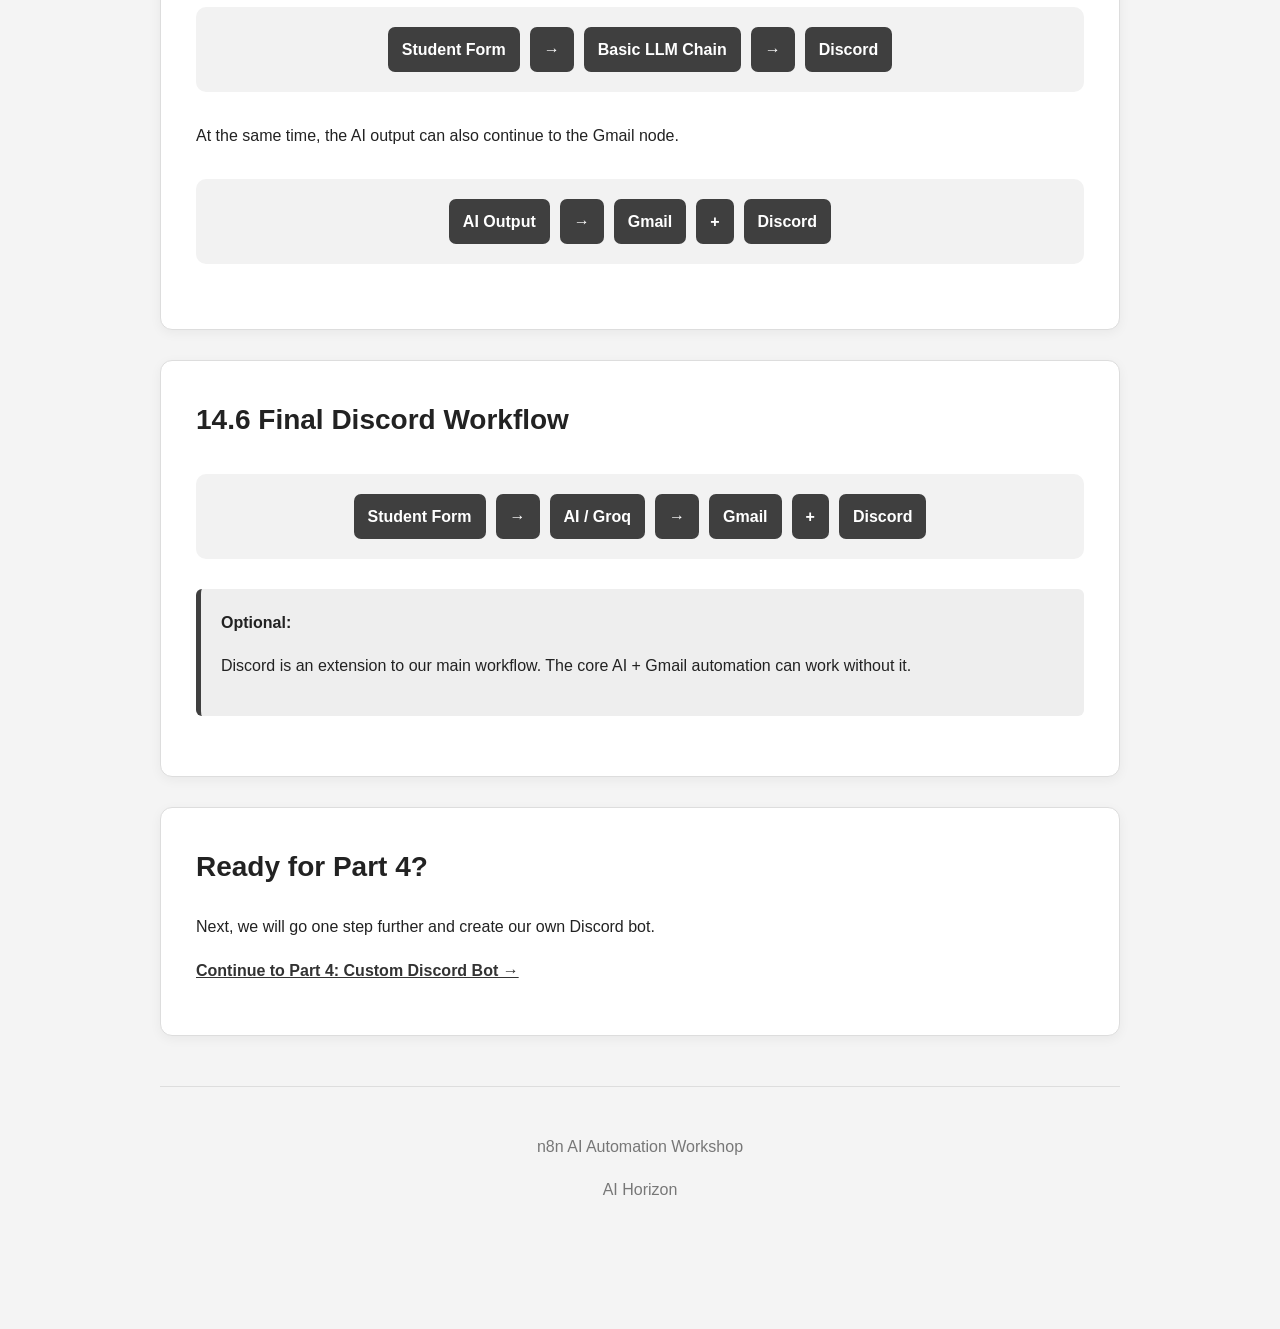
<file: pages/discord.html>
<!doctype html>
<html lang="en">

<head>

  <meta charset="UTF-8">

  <meta
    name="viewport"
    content="width=device-width, initial-scale=1.0"
  >

  <title>Part 3 - Discord Automation | n8n Workshop</title>

  <link
    rel="stylesheet"
    href="../css/style.css"
  >

</head>


<body>


  <!-- NAVIGATION -->

  <nav class="navbar">

    <div class="nav-container">

      <div class="nav-links">

        <a href="../index.html">
          Home
        </a>

        <a href="basic-automation.html">
          Part 1: Basic Automation
        </a>

        <a href="ai-automation.html">
          Part 2: AI Automation
        </a>

        <a
          href="discord.html"
          class="active"
        >
          Part 3: Discord
        </a>

        <a href="discord-bot.html">
          Part 4: Custom Discord Bot
        </a>

        <a href="deployment.html">
          Part 5: Local Deployment
        </a>

      </div>

    </div>

  </nav>


  <main class="container">


    <!-- HEADER -->

    <header>

      <h1>
        Part 3: Discord Automation
      </h1>

      <p>
        Extend our AI workflow by sending automated
        notifications to Discord.
      </p>

    </header>


    <!-- SECTION 14 -->

    <section>

      <h2>
        14. (Optional) Add Discord Automation
      </h2>

      <p>
        We can extend our AI automation by connecting it
        to Discord.
      </p>

      <p>
        This allows the AI-generated student request to be
        displayed automatically inside a Discord channel.
      </p>


      <div class="flow">

        <span>
          Student Form
        </span>

        <span>
          →
        </span>

        <span>
          AI / Groq
        </span>

        <span>
          →
        </span>

        <span>
          Gmail
        </span>

        <span>
          +
        </span>

        <span>
          Discord
        </span>

      </div>

    </section>


    <!-- WHY DISCORD -->

    <section>

      <h2>
        14.1 Why Discord?
      </h2>

      <p>
        Discord can be used as a notification platform for
        our automation.
      </p>

      <p>
        Instead of checking email every time, a team can
        receive a notification directly inside a Discord
        channel.
      </p>


      <div class="highlight">

        <strong>
          Example:
        </strong>

        <p>
          You submit a leave request →
          AI processes it →
          Gmail sends the email →
          Discord receives a notification.
        </p>

      </div>

    </section>


    <!-- ADD DISCORD -->

    <section>

      <h2>
        14.2 Add the Discord Node
      </h2>

      <ol>

        <li>
          Open your existing n8n workflow.
        </li>

        <li>
          Click the
          <strong>+</strong>
          button.
        </li>

        <li>
          Search for
          <strong>Discord</strong>.
        </li>

        <li>
          Add the Discord node.
        </li>

        <li>
          Configure your Discord credentials.
        </li>

      </ol>

    </section>


    <!-- DISCORD SERVER -->

    <section>

      <h2>
        14.3 Configure the Discord Server
      </h2>

      <p>
        Your Discord bot or integration needs access to
        the Discord server where you want to send the message.
      </p>


      <h3>
        Select the Server
      </h3>

      <p>
        Choose the Discord server that you want to use
        for the workshop.
      </p>


      <h3>
        Select the Channel
      </h3>

      <p>
        Choose the channel where n8n should send the
        automated message.
      </p>


      <div class="warning">

        <strong>
          Important:
        </strong>

        <p>
          Make sure the Discord integration has permission
          to view and send messages in the selected channel.
        </p>

      </div>

    </section>


    <!-- MESSAGE -->

    <section>

      <h2>
        14.4 Create the Discord Message
      </h2>

      <p>
        The Discord node can receive information from the
        previous AI node.
      </p>


      <p>
        We can create a message containing:
      </p>


      <ul>

        <li>
          Student name
        </li>

        <li>
          Department
        </li>

        <li>
          Subject
        </li>

        <li>
          AI-generated email
        </li>

      </ul>


      <h3>
        Example Discord Message
      </h3>


      <div class="discord-message">

        <h3>
          New Student Request
        </h3>

        <p>
          <strong>
            Student:
          </strong>
          Hari Bahadur
        </p>

        <p>
          <strong>
            Department:
          </strong>
          SSD
        </p>

        <p>
          <strong>
            Subject:
          </strong>
          Leave Request
        </p>

        <p>
          <strong>
            AI-generated email:
          </strong>
        </p>

        <p>
          Dear SSD,
        </p>

        <p>
          I am feeling unwell today and will not be able
          to attend my classes. I would therefore like to
          request leave for today.
        </p>

        <p>
          I would be grateful if you could kindly consider
          my request.
        </p>

        <p>
          Thank you for your understanding.
        </p>

        <p>
          Kind regards,<br>
          Hari Bahadur
        </p>

      </div>

    </section>


    <!-- CONNECT -->

    <section>

      <h2>
        14.5 Connect AI to Discord
      </h2>

      <p>
        Connect the AI processing node to the Discord node.
      </p>


      <div class="flow">

        <span>
          Student Form
        </span>

        <span>
          →
        </span>

        <span>
          Basic LLM Chain
        </span>

        <span>
          →
        </span>

        <span>
          Discord
        </span>

      </div>


      <p>
        At the same time, the AI output can also continue
        to the Gmail node.
      </p>


      <div class="flow">

        <span>
          AI Output
        </span>

        <span>
          →
        </span>

        <span>
          Gmail
        </span>

        <span>
          +
        </span>

        <span>
          Discord
        </span>

      </div>

    </section>


    <!-- FINAL FLOW -->

    <section>

      <h2>
        14.6 Final Discord Workflow
      </h2>


      <div class="flow">

        <span>
          Student Form
        </span>

        <span>
          →
        </span>

        <span>
          AI / Groq
        </span>

        <span>
          →
        </span>

        <span>
          Gmail
        </span>

        <span>
          +
        </span>

        <span>
          Discord
        </span>

      </div>


      <div class="highlight">

        <strong>
          Optional:
        </strong>

        <p>
          Discord is an extension to our main workflow.
          The core AI + Gmail automation can work without it.
        </p>

      </div>

    </section>


    <!-- NEXT -->

    <section>

      <h2>
        Ready for Part 4?
      </h2>

      <p>
        Next, we will go one step further and create our
        own Discord bot.
      </p>

      <p>

        <a href="discord-bot.html">
          Continue to Part 4: Custom Discord Bot →
        </a>

      </p>

    </section>


    <footer>

      <p>
        n8n AI Automation Workshop
      </p>

      <p>
        AI Horizon
      </p>

    </footer>


  </main>


  <script src="../js/script.js"></script>

</body>

</html>
</file>
<file: css/style.css>
* {
  box-sizing: border-box;
}

html {
  scroll-behavior: smooth;
  scroll-padding-top: 85px;
}

body {
  margin: 0;
  font-family:
    Arial,
    Helvetica,
    sans-serif;

  background: #f4f4f4;
  color: #222;
  line-height: 1.7;
}


/* =========================
   NAVBAR
========================= */

.navbar {
  position: sticky;
  top: 0;
  z-index: 1000;

  background: #3f3f3f;

  border-bottom: 1px solid #555;

  box-shadow:
    0 2px 8px rgba(0, 0, 0, 0.15);
}

.nav-container {
  max-width: 1100px;

  margin: auto;

  padding: 14px 20px;
}

.nav-links {
  display: flex;

  align-items: center;
  justify-content: center;

  gap: 8px;

  flex-wrap: wrap;
}

.nav-links a {
  color: #f1f1f1;

  text-decoration: none;

  padding: 10px 14px;

  border-radius: 7px;

  font-size: 14px;

  font-weight: 600;

  transition:
    background 0.2s ease,
    color 0.2s ease;
}

.nav-links a:hover {
  background: #5a5a5a;

  color: white;
}

.nav-links a.active {
  background: #ffffff;

  color: #333;
}


/* =========================
   CONTAINER
========================= */

.container {
  max-width: 1000px;

  margin: auto;

  padding: 40px 20px 80px;
}


/* =========================
   HEADER
========================= */

header {
  margin-bottom: 45px;
}

.hero {
  text-align: center;

  padding:
    60px 20px
    70px;
}

.hero h1 {
  font-size: 46px;

  line-height: 1.2;

  margin:
    15px 0
    20px;
}

.hero p {
  max-width: 700px;

  margin: auto;

  font-size: 19px;

  color: #666;
}


/* =========================
   SECTIONS
========================= */

section {
  background: white;

  margin-bottom: 30px;

  padding: 35px;

  border-radius: 12px;

  border: 1px solid #ddd;

  box-shadow:
    0 3px 12px rgba(0, 0, 0, 0.05);
}

section h2 {
  margin-top: 0;

  color: #222;

  font-size: 28px;
}

section h3 {
  margin-top: 30px;

  color: #333;

  font-size: 20px;
}


/* =========================
   LABEL
========================= */

.section-label {
  display: inline-block;

  padding:
    5px 10px;

  border-radius: 5px;

  background: #3f3f3f;

  color: white;

  font-size: 12px;

  font-weight: bold;

  letter-spacing: 1px;
}


/* =========================
   TABLE
========================= */

table {
  width: 100%;

  border-collapse: collapse;

  margin:
    25px 0;
}

th,
td {
  border: 1px solid #ddd;

  padding: 13px;

  text-align: left;

  vertical-align: top;
}

th {
  background: #3f3f3f;

  color: white;
}


/* =========================
   CODE
========================= */

.code-box {
  background: #1e1e1e;

  color: #f1f1f1;

  border-radius: 8px;

  padding: 20px;

  margin:
    20px 0;

  overflow-x: auto;
}

.code-box pre {
  margin: 0;

  white-space: pre-wrap;

  word-break: break-word;

  font-family:
    "Courier New",
    monospace;

  font-size: 14px;

  line-height: 1.6;
}

code {
  font-family:
    "Courier New",
    monospace;
}


/* =========================
   EXAMPLE
========================= */

.example-box {
  background: #f7f7f7;

  border-left: 4px solid #555;

  padding: 20px;

  margin:
    20px 0;

  border-radius: 6px;
}


/* =========================
   WARNING
========================= */

.warning {
  background: #fff4d6;

  border-left: 5px solid #d49a00;

  padding: 20px;

  margin:
    25px 0;

  border-radius: 6px;
}

.warning h3 {
  margin-top: 0;
}


/* =========================
   HIGHLIGHT
========================= */

.highlight {
  background: #eeeeee;

  border-left: 5px solid #3f3f3f;

  padding: 20px;

  margin:
    25px 0;

  border-radius: 6px;
}

.highlight h2,
.highlight h3 {
  margin-top: 0;
}


/* =========================
   FLOW
========================= */

.flow {
  display: flex;

  align-items: center;

  justify-content: center;

  flex-wrap: wrap;

  gap: 10px;

  margin:
    30px 0;

  padding: 20px;

  background: #f2f2f2;

  border-radius: 10px;

  font-weight: 600;
}

.flow span {
  background: #3f3f3f;

  color: white;

  padding:
    9px 14px;

  border-radius: 7px;
}


/* =========================
   TWO COLUMN
========================= */

.two-column {
  display: grid;

  grid-template-columns:
    repeat(2, 1fr);

  gap: 20px;

  margin:
    25px 0;
}

.info-card {
  padding: 25px;

  background: #f5f5f5;

  border: 1px solid #ddd;

  border-radius: 9px;
}

.info-card h3 {
  margin-top: 0;
}


/* =========================
   DISCORD MESSAGE
========================= */

.discord-message {
  max-width: 700px;

  margin:
    25px auto;

  padding: 25px;

  background: #2f3136;

  color: #ffffff;

  border-radius: 10px;
}

.discord-message h3 {
  color: white;

  margin-top: 0;
}


/* =========================
   PART CARDS
========================= */

.part-grid {
  display: grid;

  grid-template-columns:
    repeat(2, 1fr);

  gap: 20px;
}

.part-card {
  display: block;

  text-decoration: none;

  color: inherit;

  background: #ffffff;

  border: 1px solid #ddd;

  border-radius: 12px;

  padding: 25px;

  transition:
    transform 0.2s ease,
    box-shadow 0.2s ease,
    border-color 0.2s ease;
}

.part-card:hover {
  transform: translateY(-4px);

  border-color: #555;

  box-shadow:
    0 8px 20px rgba(0, 0, 0, 0.1);
}

.part-number {
  display: inline-block;

  font-size: 13px;

  font-weight: bold;

  background: #3f3f3f;

  color: white;

  padding:
    4px 9px;

  border-radius: 5px;
}

.part-card h3 {
  margin:
    15px 0 8px;

  font-size: 22px;
}

.part-card p {
  color: #666;
}

.read-more {
  display: inline-block;

  margin-top: 10px;

  font-weight: bold;

  color: #333;
}


/* =========================
   LINKS
========================= */

a {
  color: #333;

  font-weight: 600;
}

a:hover {
  color: #000;
}


/* =========================
   FOOTER
========================= */

footer {
  text-align: center;

  padding:
    30px 0;

  color: #777;

  border-top: 1px solid #ddd;

  margin-top: 50px;
}


/* =========================
   MOBILE
========================= */

@media (max-width: 700px) {

  .nav-links {
    flex-direction: column;

    align-items: stretch;
  }

  .nav-links a {
    text-align: center;
  }

  .container {
    padding:
      25px 15px
      60px;
  }

  .hero {
    padding:
      40px 10px;
  }

  .hero h1 {
    font-size: 34px;
  }

  section {
    padding: 22px;
  }

  .two-column,
  .part-grid {
    grid-template-columns: 1fr;
  }

  .flow {
    flex-direction: column;
  }

  table {
    display: block;

    overflow-x: auto;
  }

}
</file>
